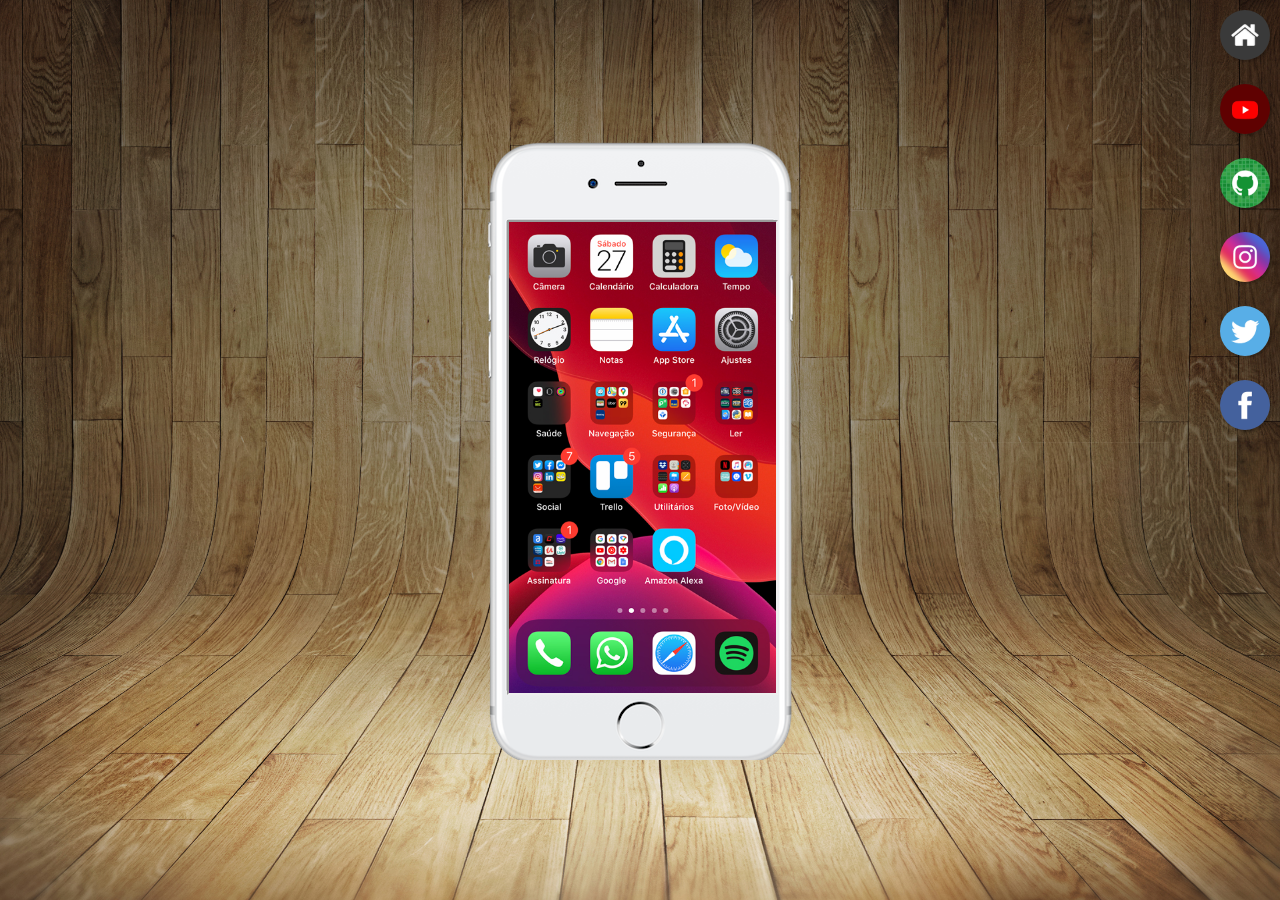
<file: projeto-social/index.html>
<!DOCTYPE html>
<html lang="pt-br">
<head>
    <meta charset="UTF-8">
    <meta name="viewport" content="width=device-width, initial-scale=1.0">
    <link rel="shortcut icon" href="favicon.ico" type="image/x-icon">
    <link rel="stylesheet" href="estilo/stylo.css">
    <title>Projeto Redes Sociais</title>
</head>
<body>
    <main>
        <section id="telefone">
            <iframe src="home.html"  name="tela" id="tela" ></iframe>
        </section>

        <section id="redes-sociais">
            <a href="home.html" target="tela"><img src="imagens/logo-home.jpg" alt="home"></a><br>
            <a href="youtube.html" target="tela"><img src="imagens/logo-youtube.jpg" alt="youtube"></a><br>
            <a href="github.html" target="tela"><img src="imagens/logo-github.jpg" alt="github"></a><br>
            <a href="instagran.html" target="tela"><img src="imagens/logo-instagram.jpg" alt="instagran"></a><br>
            <a href="twitter.html" target="tela"><img src="imagens/logo-twitter.jpg" alt="twiter"></a><br>
            <a href="facebook.html" target="tela"><img src="imagens/logo-facebook.jpg" alt="facebook"></a><br>
        </section>
    </main>
</body>
</html>
</file>
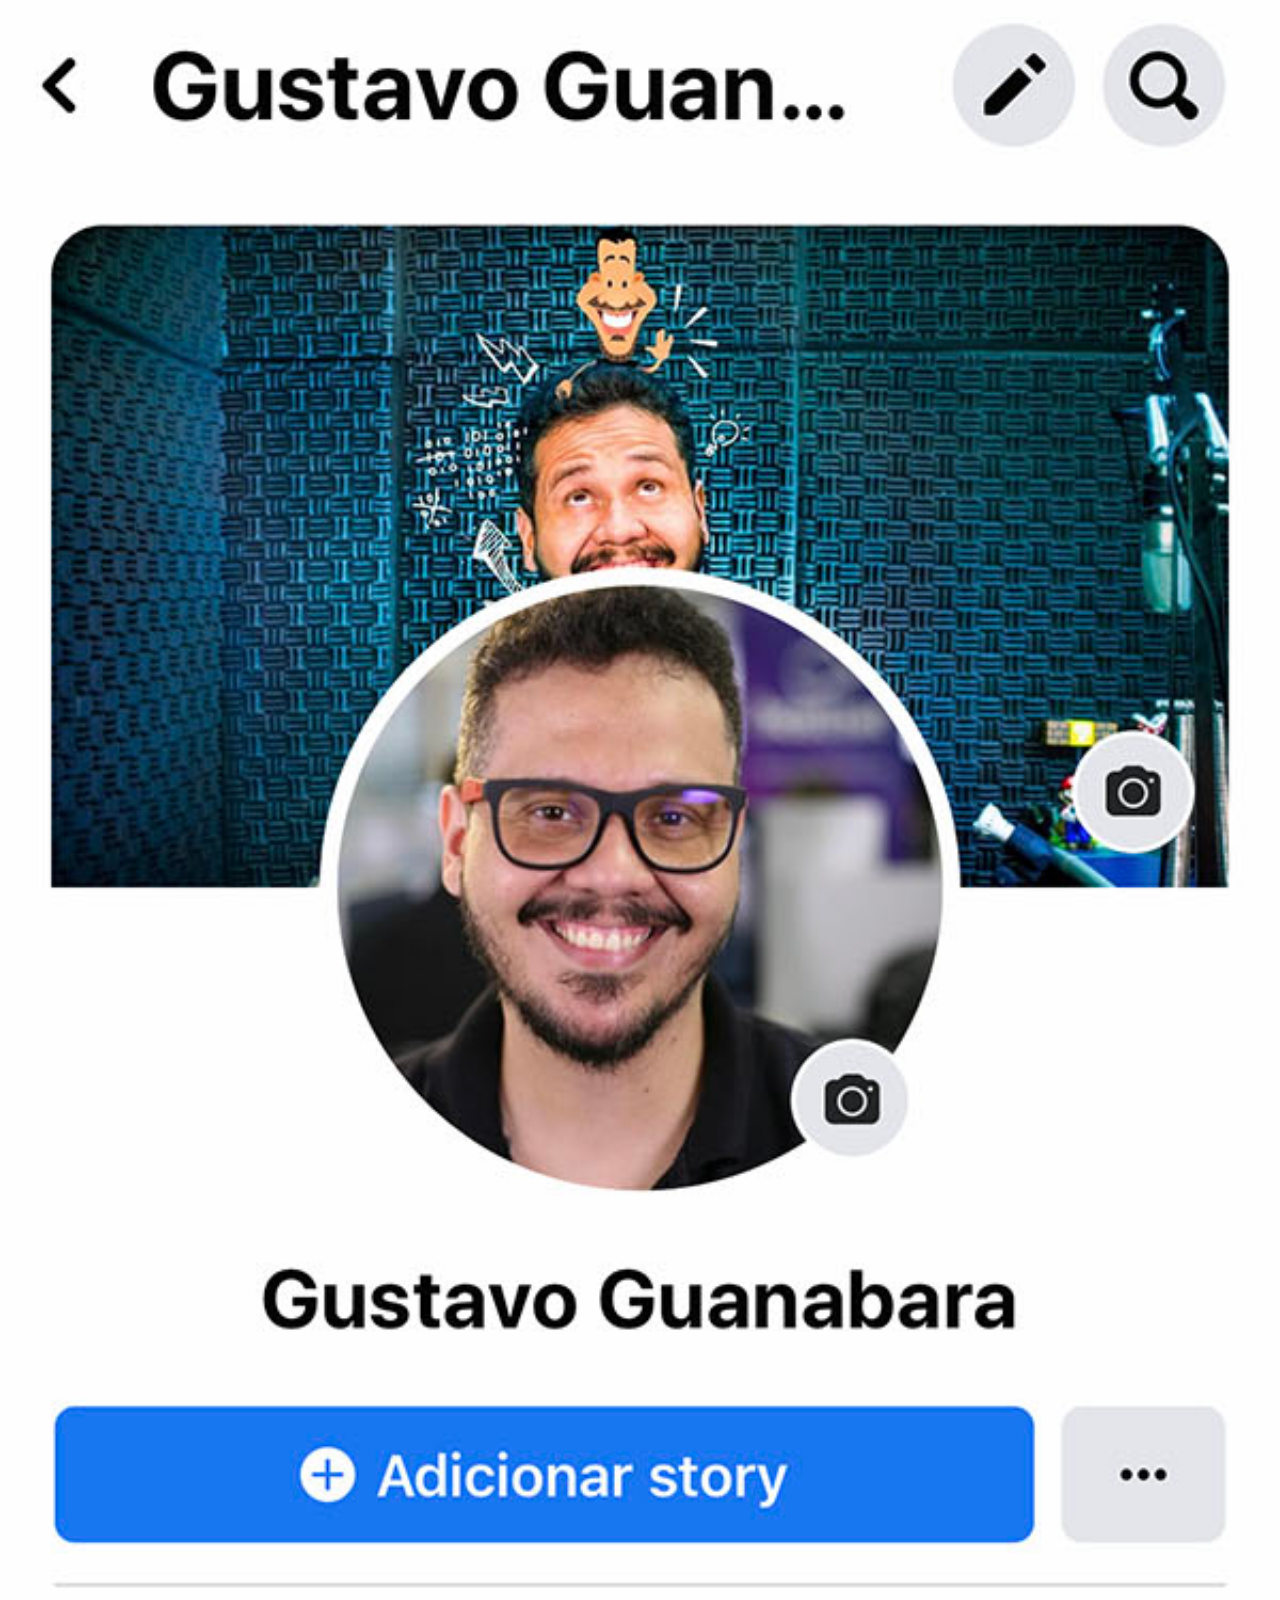
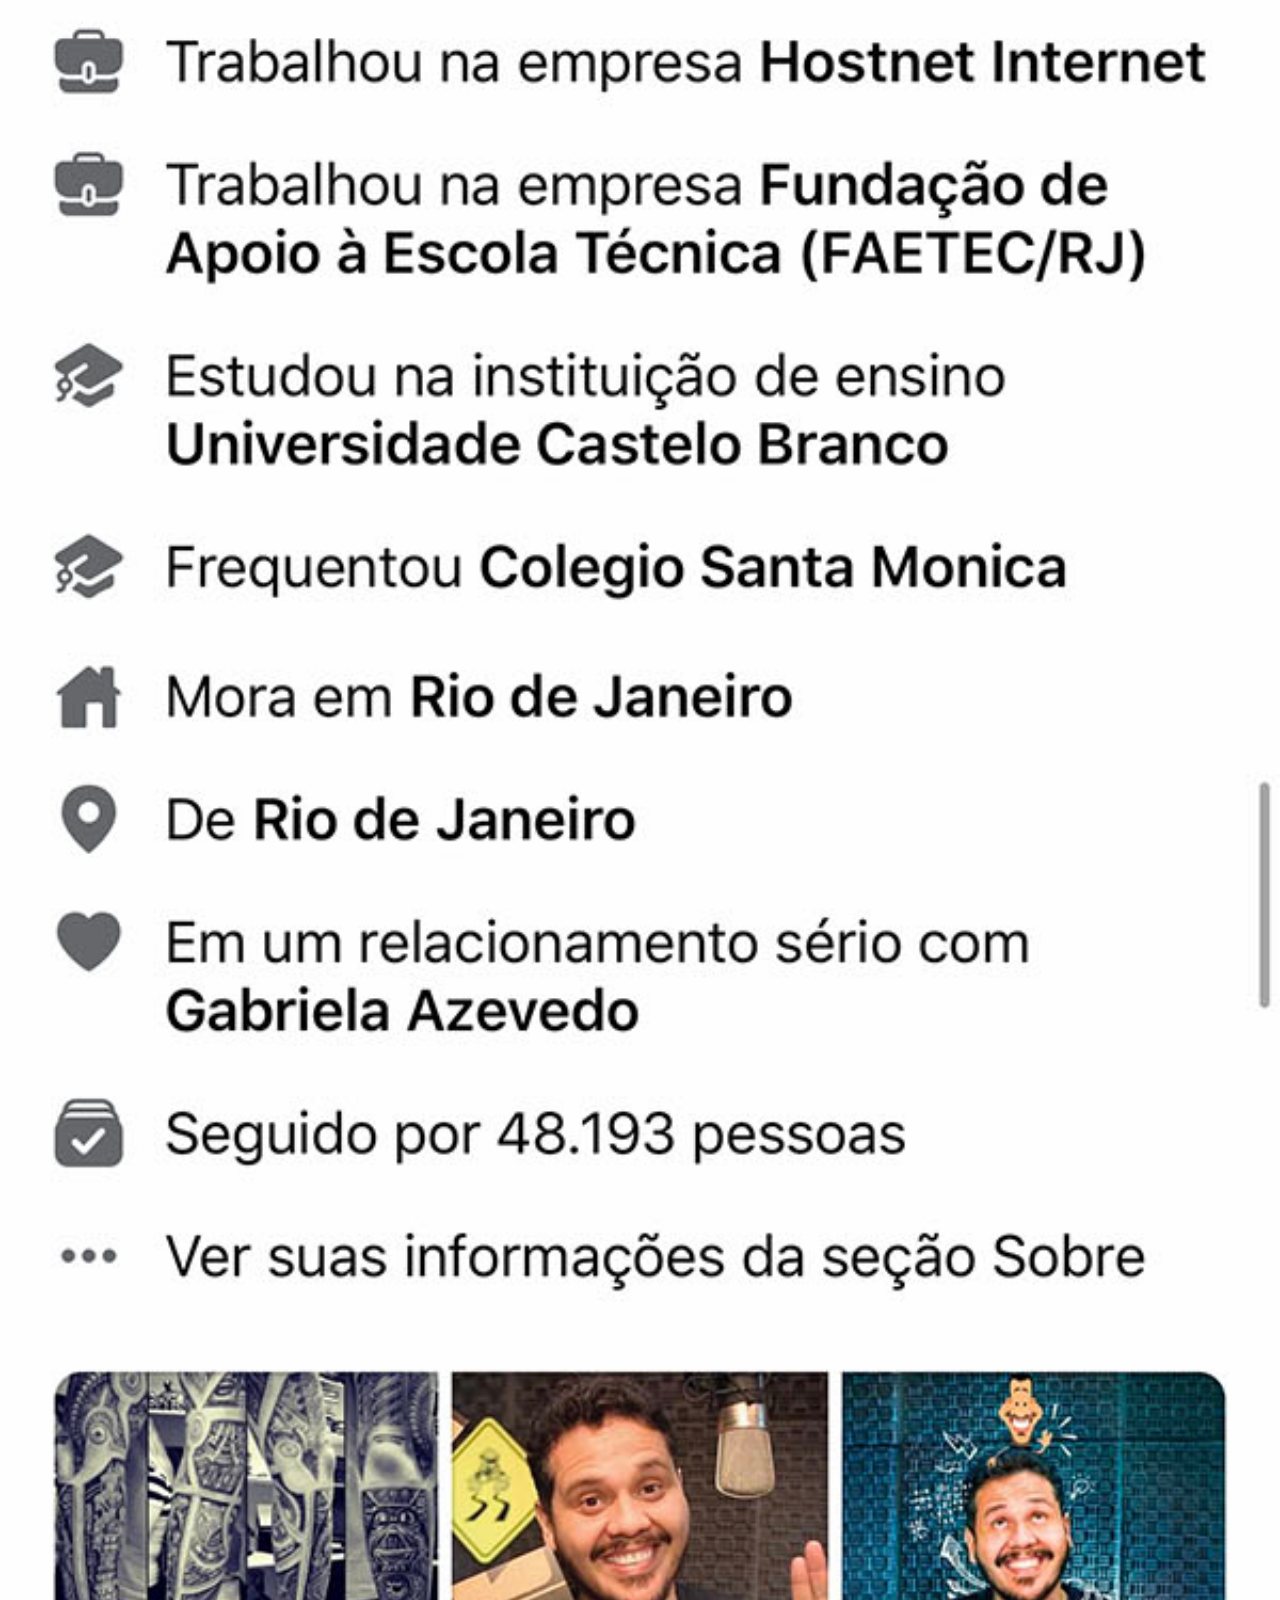
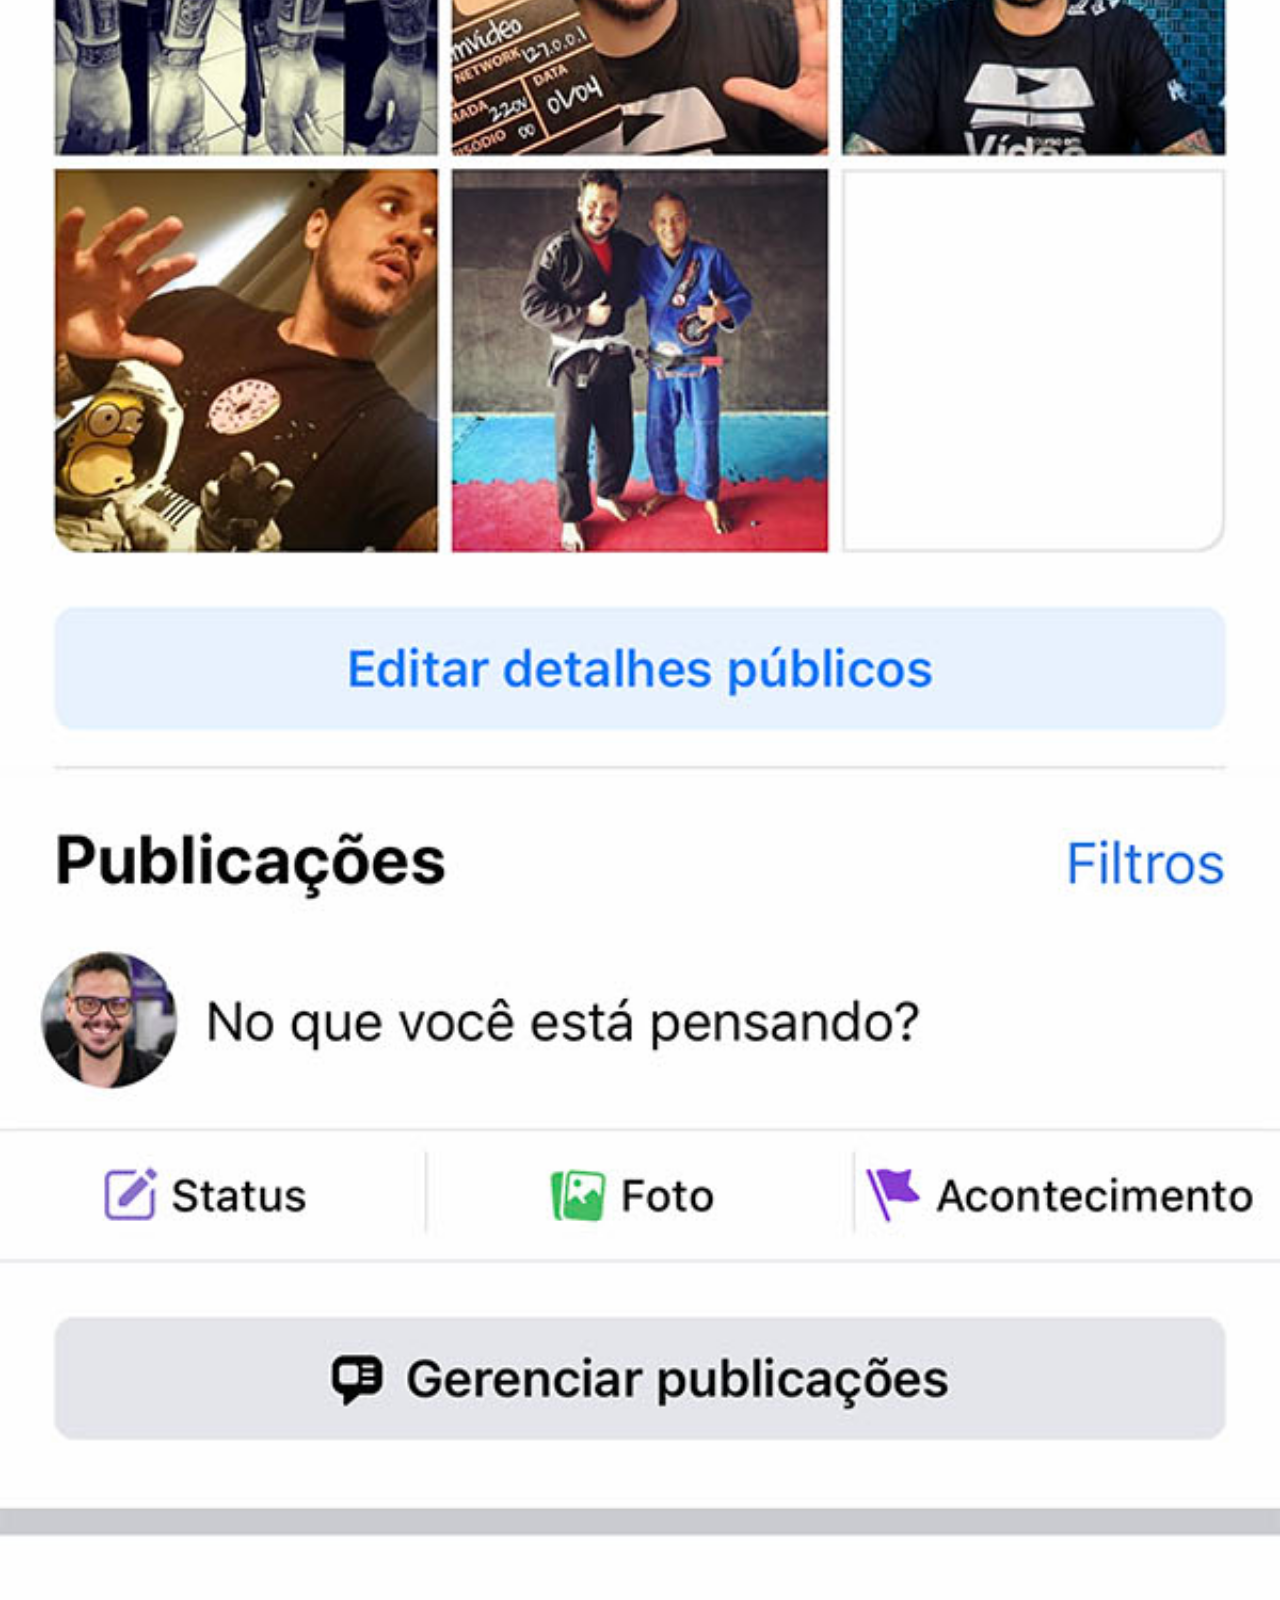
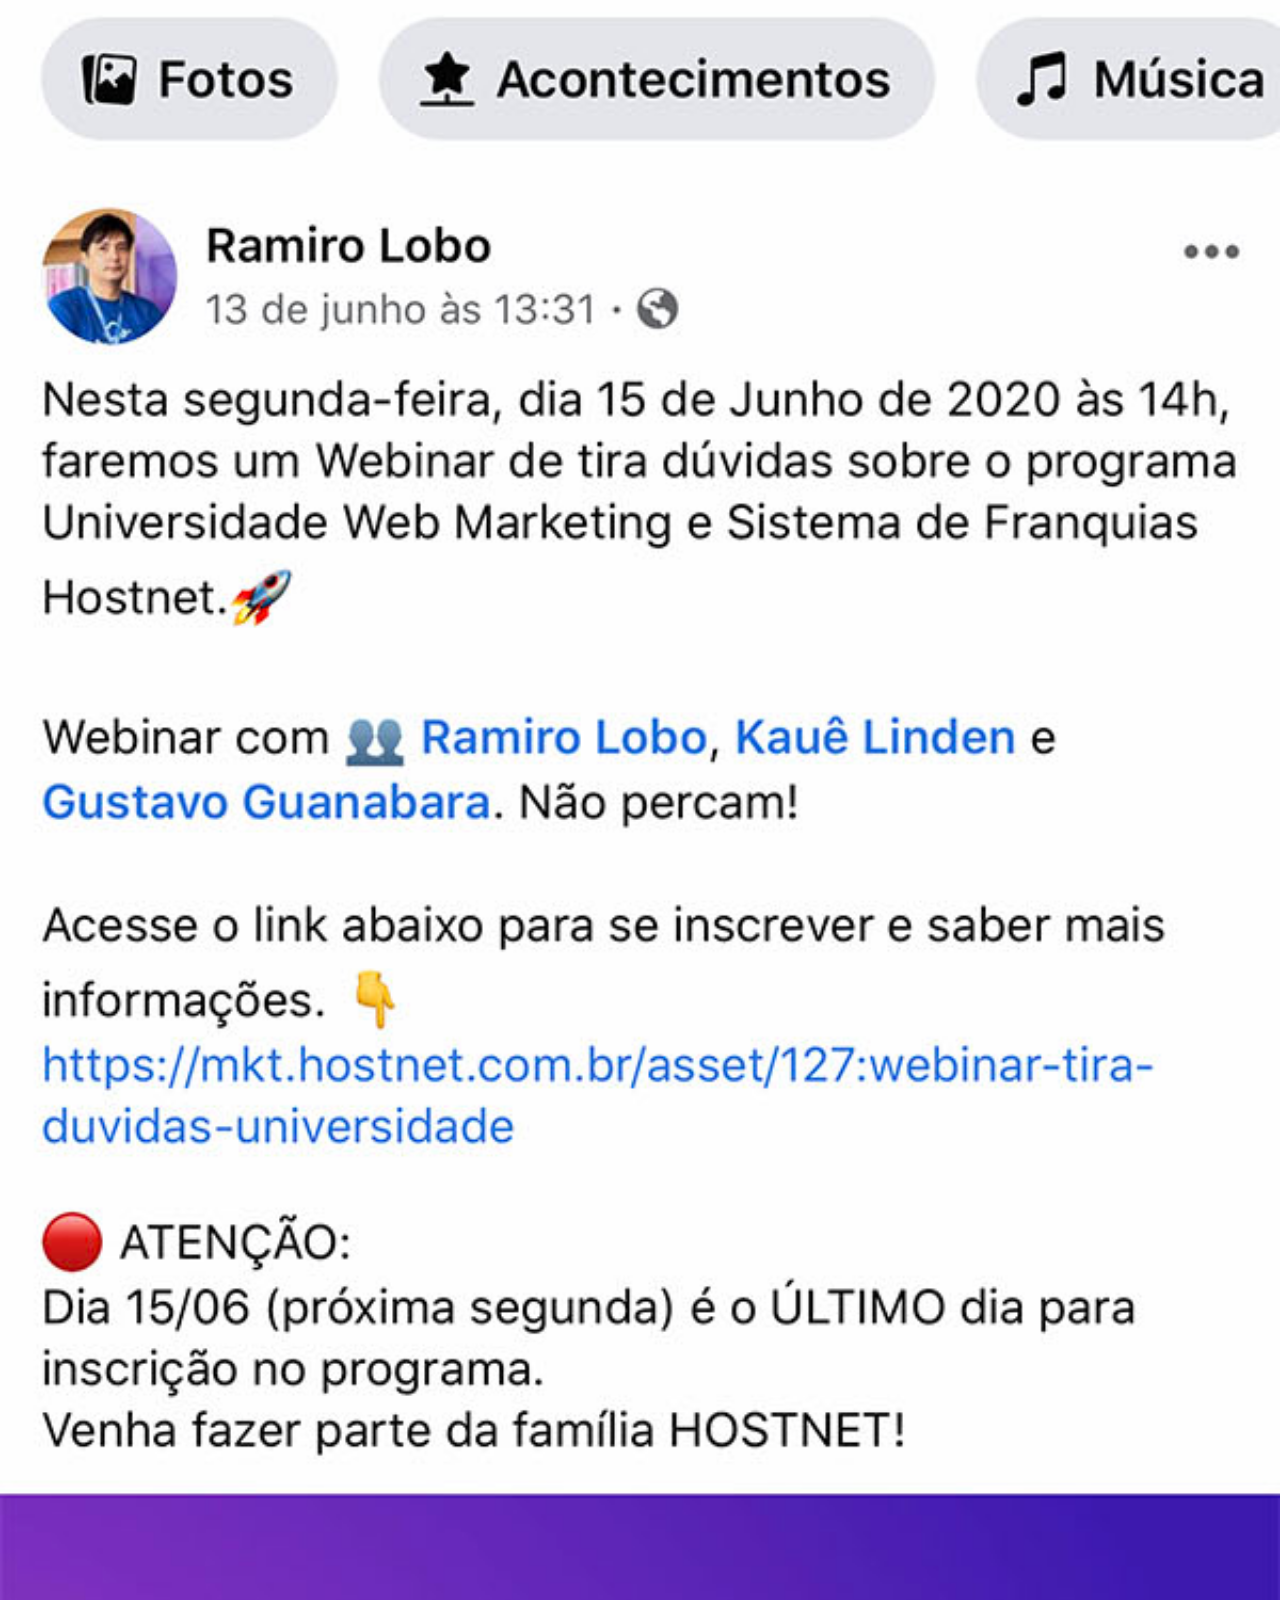
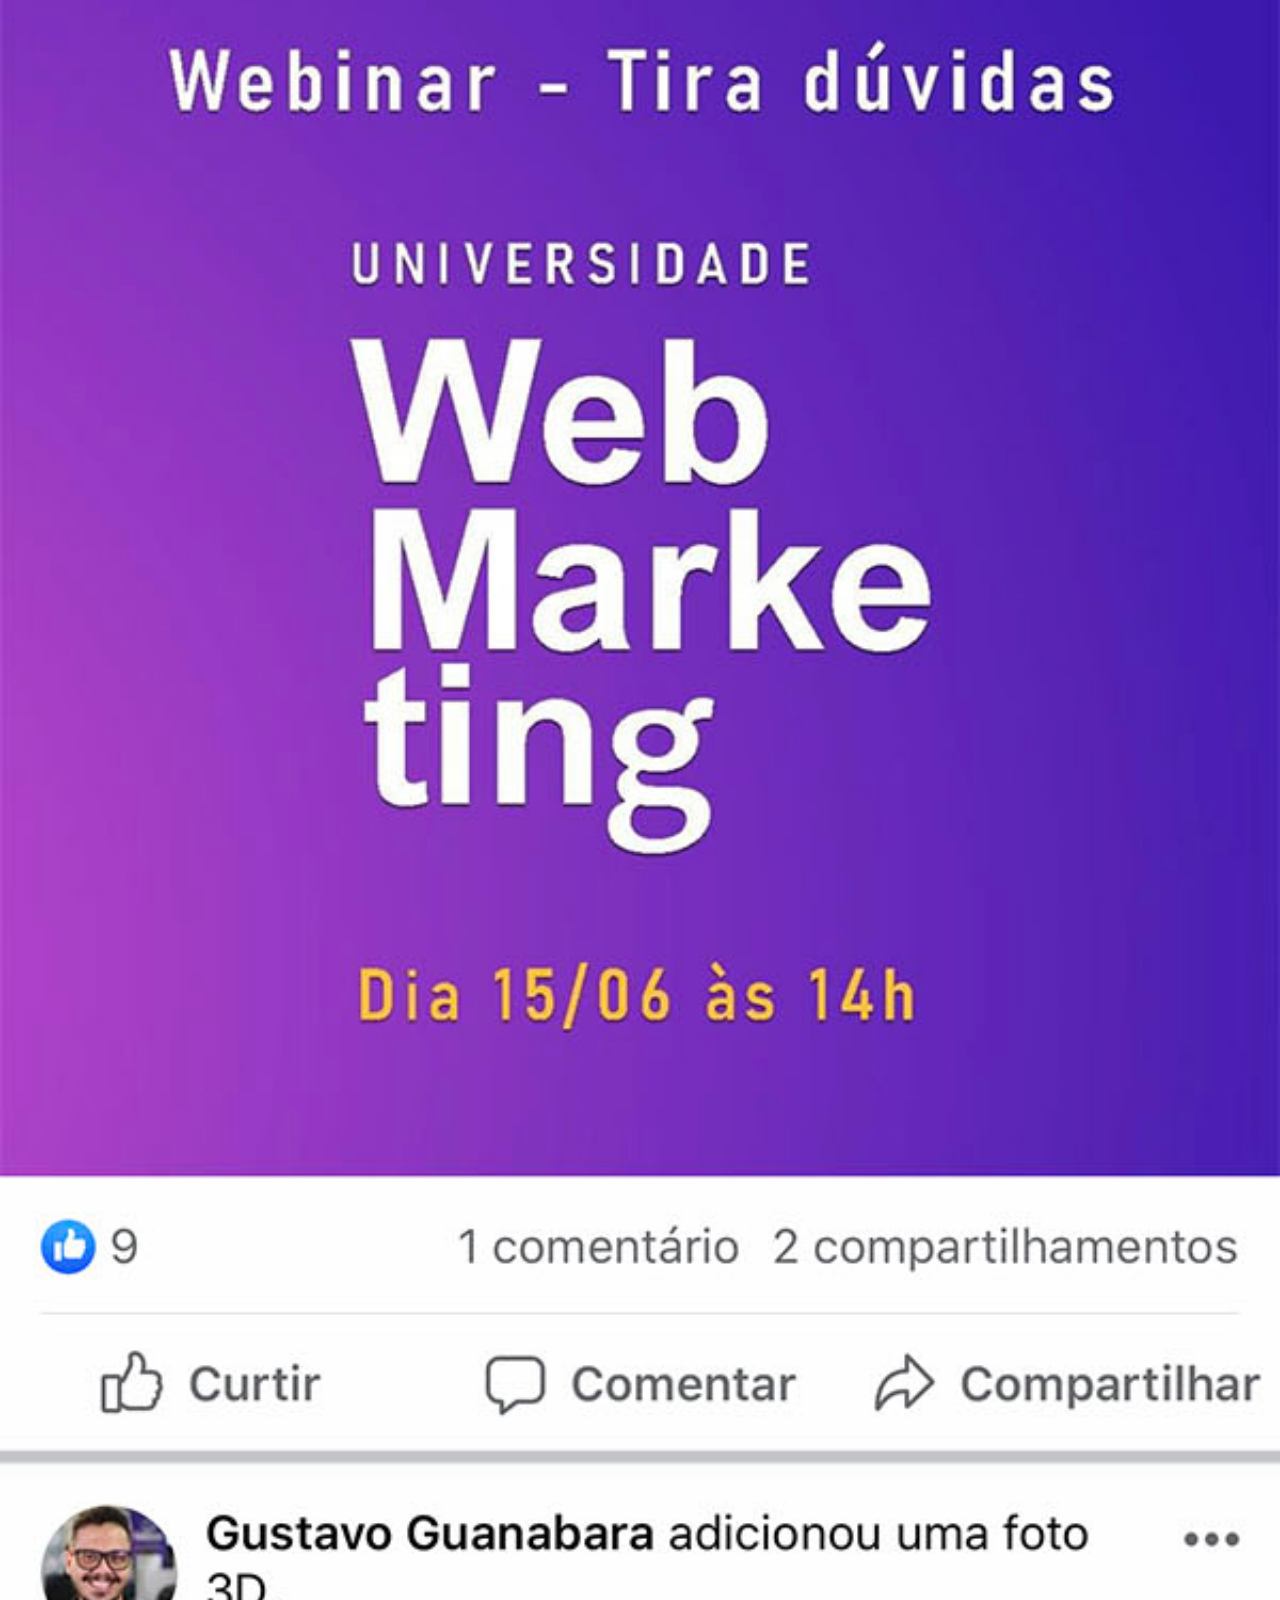
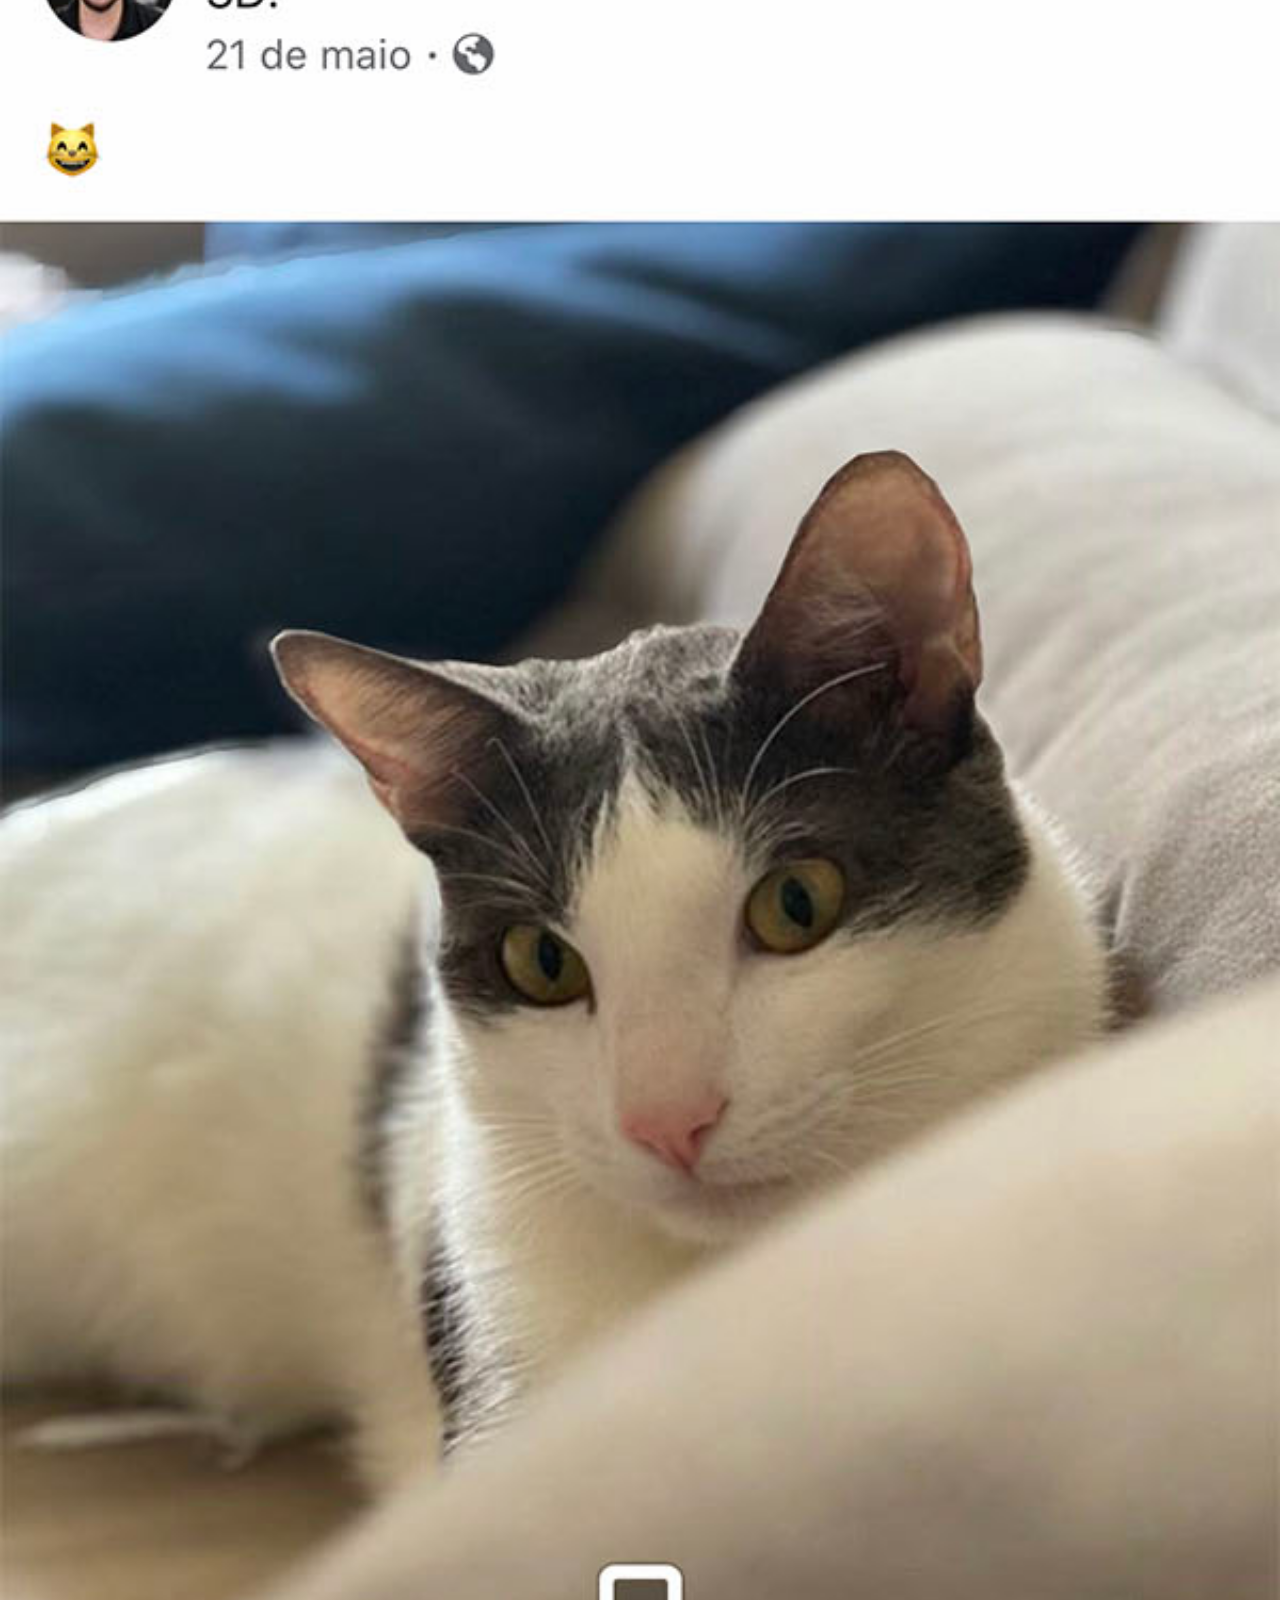
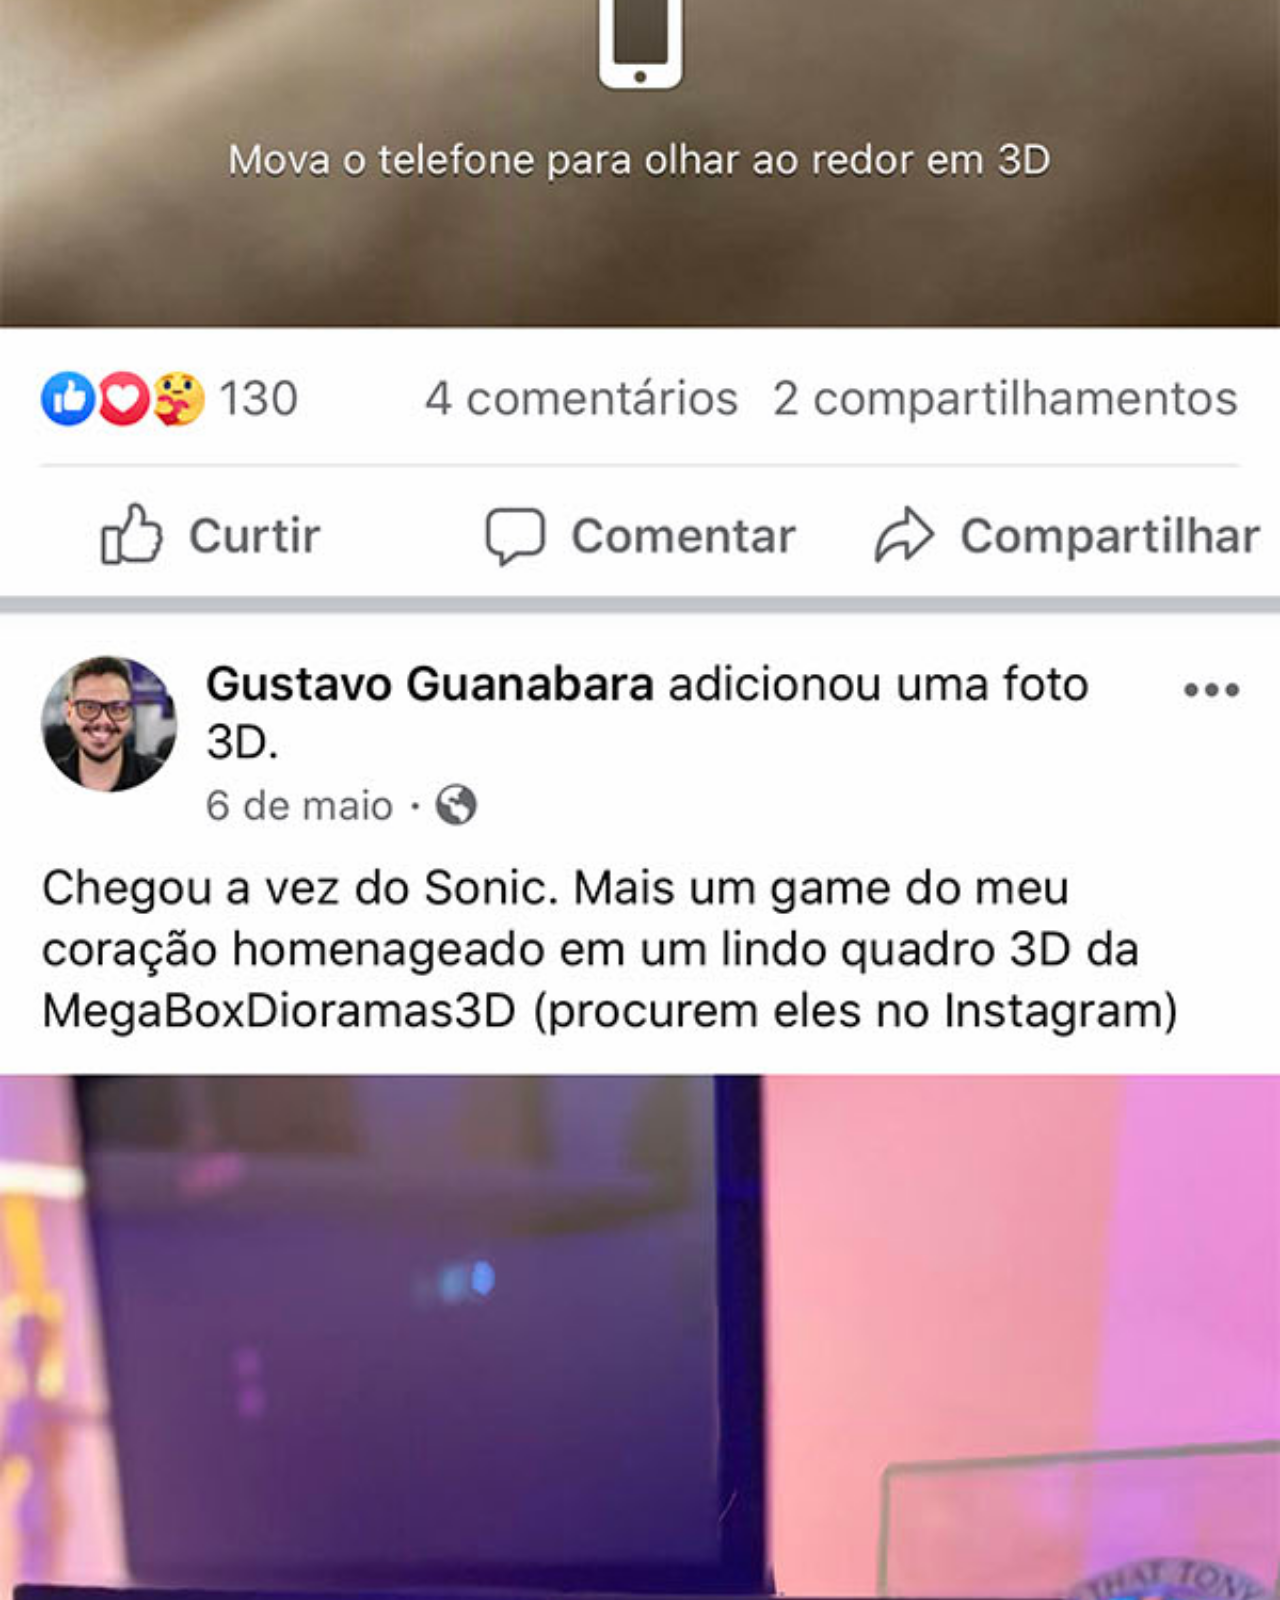
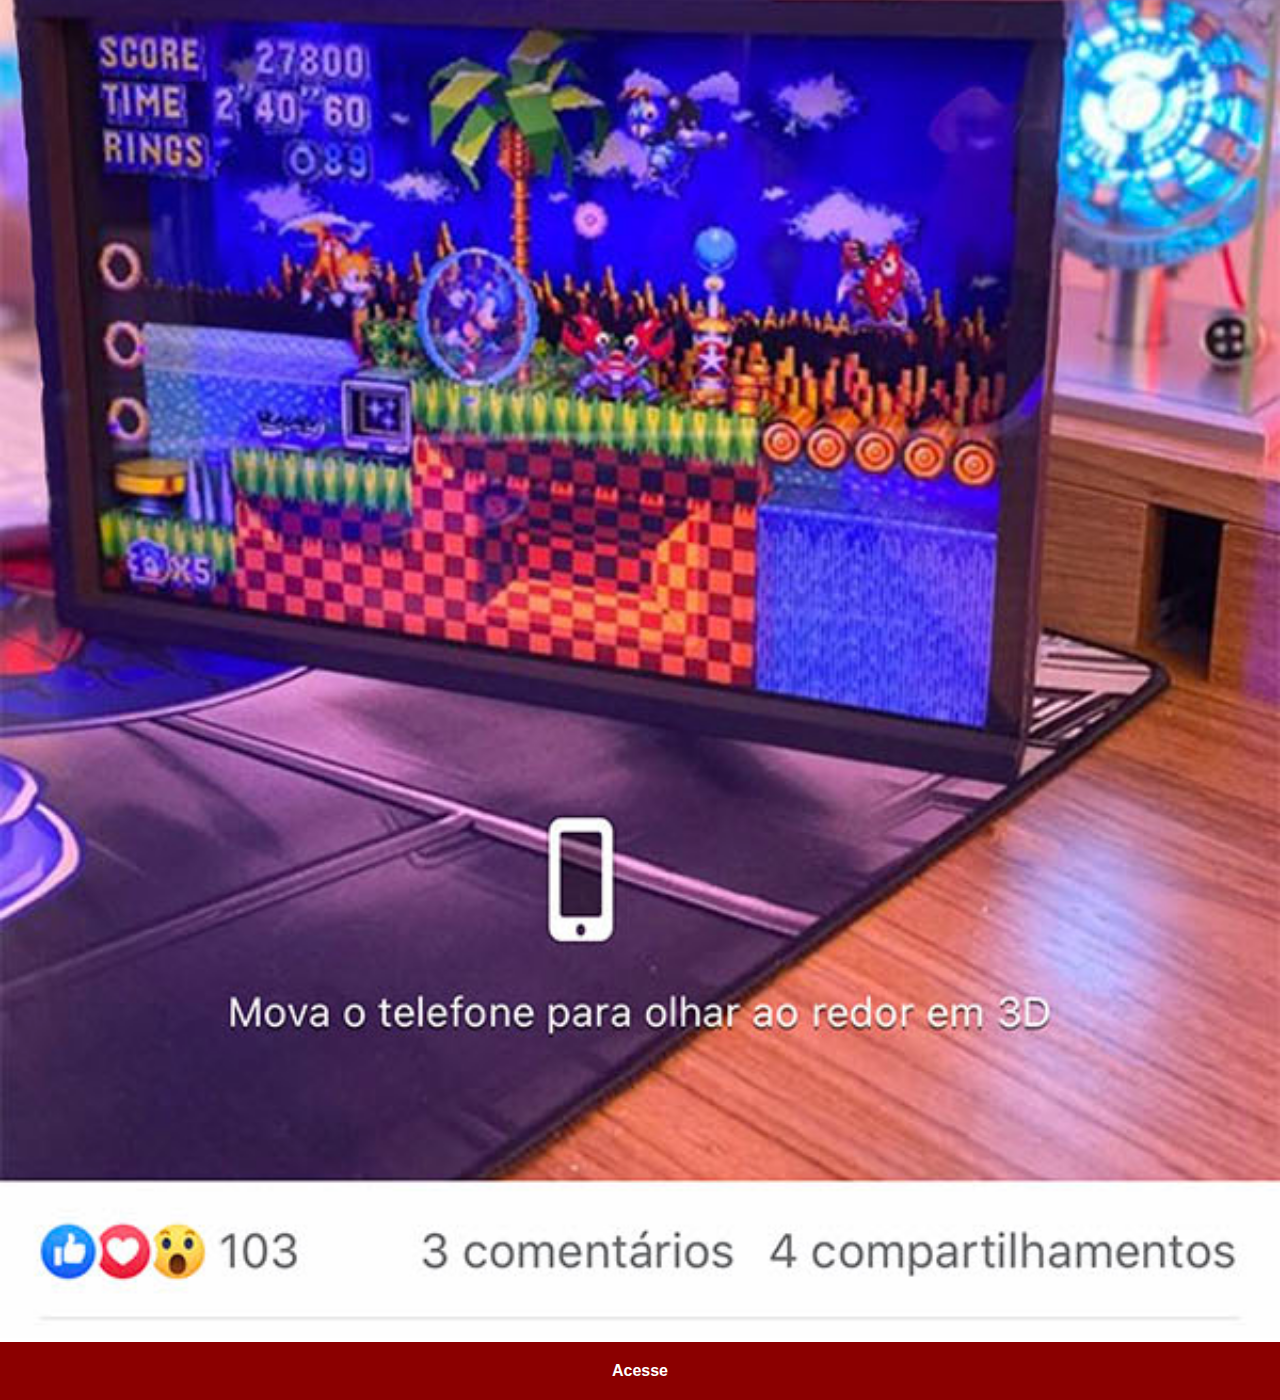
<file: projeto-social/facebook.html>
<!DOCTYPE html>
<html lang="pt-br">
<head>
    <meta charset="UTF-8">
    <meta name="viewport" content="width=device-width, initial-scale=1.0">
    <title>facebook</title>
    <link rel="stylesheet" href="estilo/social.css">
</head>
<body>
    <img src="imagens/tela-facebook.jpg" alt="facebook">
    <a href="https://www.facebook.com/josuel.brito.79" target="_blank">Acesse</a>
</body>
</html>
</file>
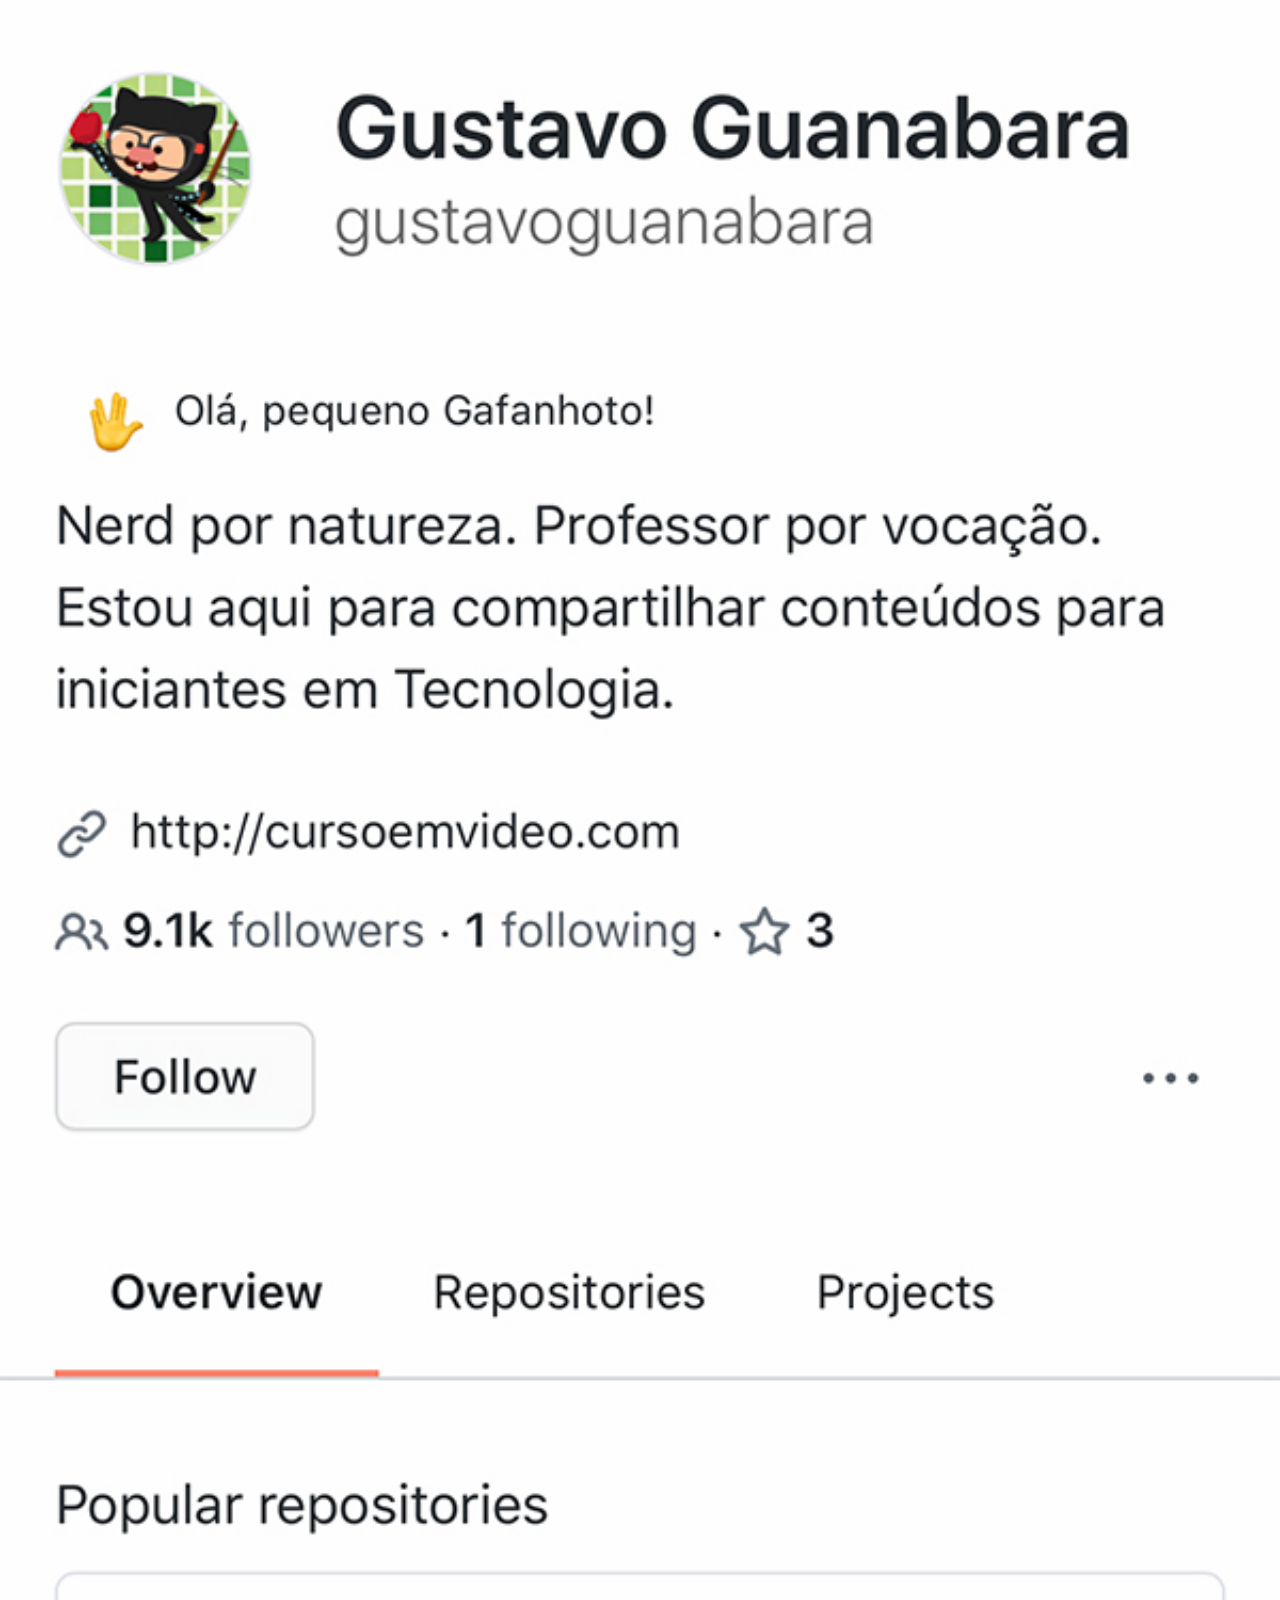
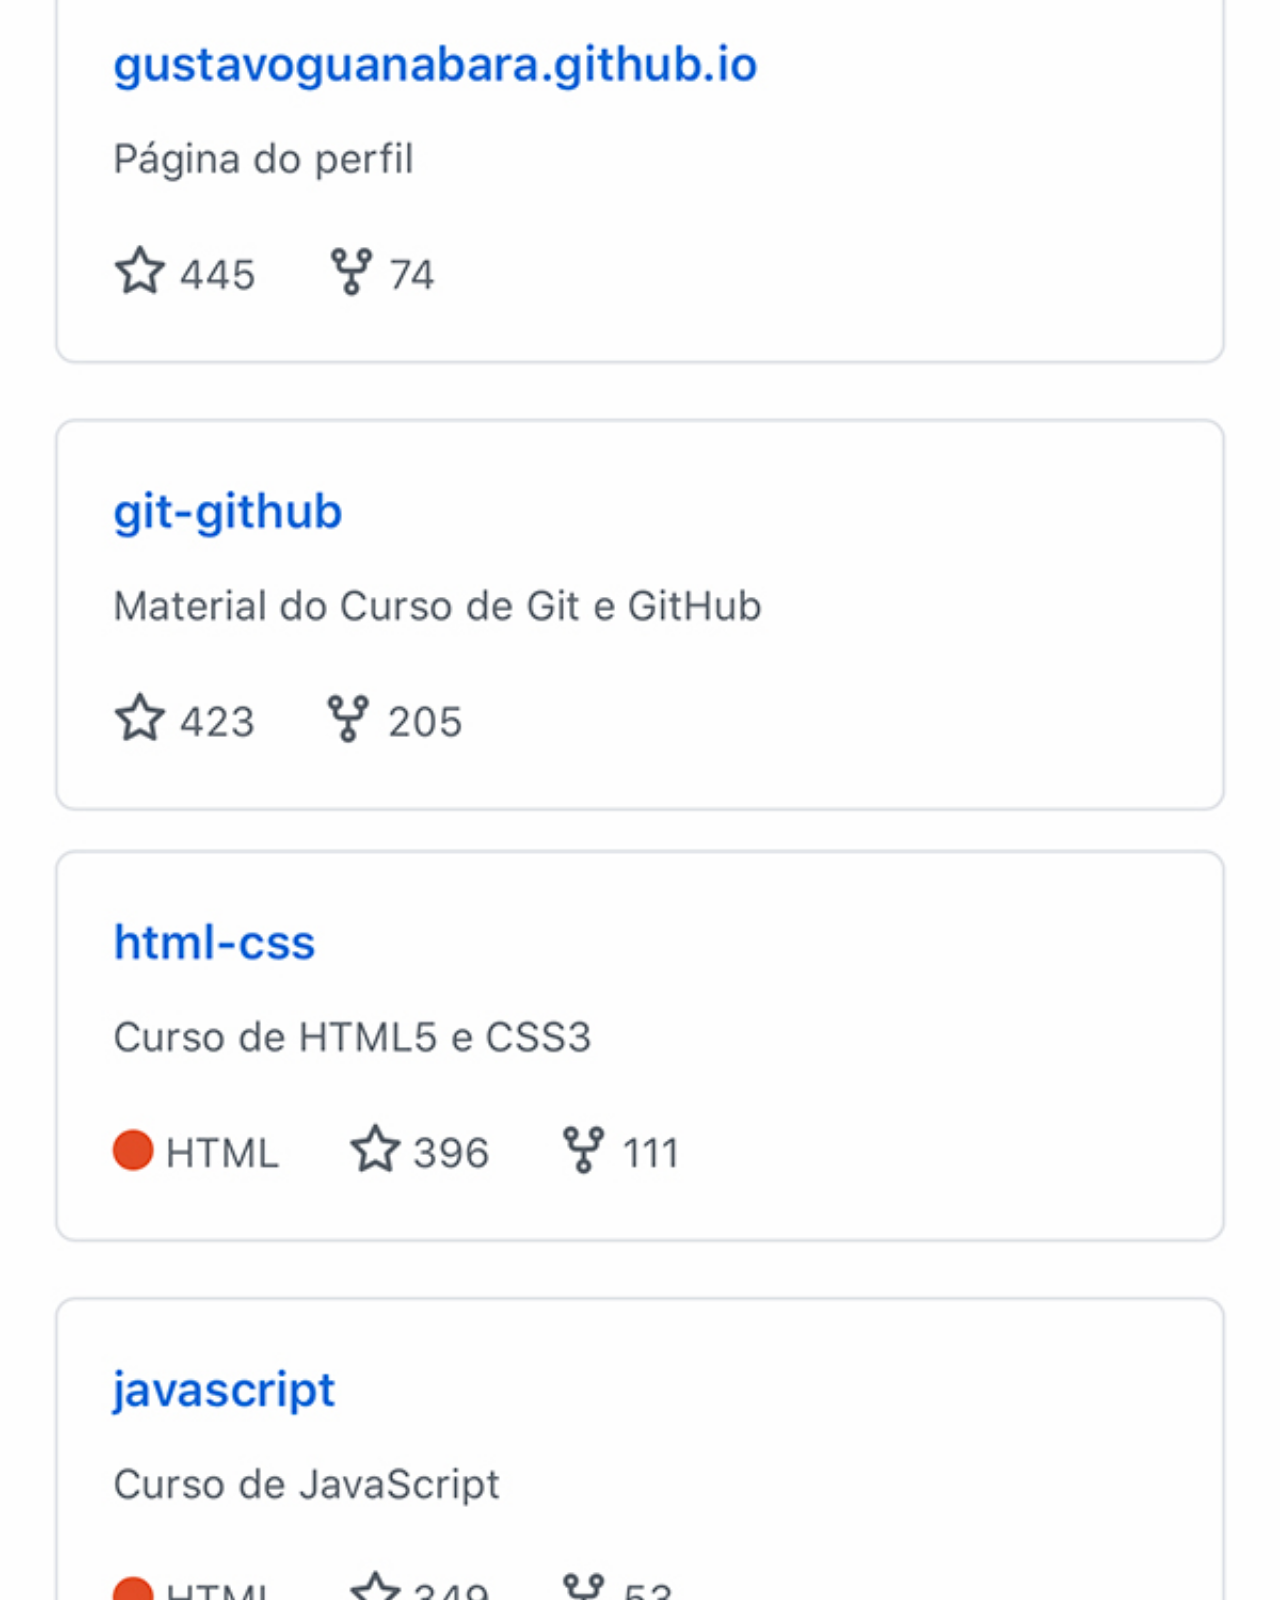
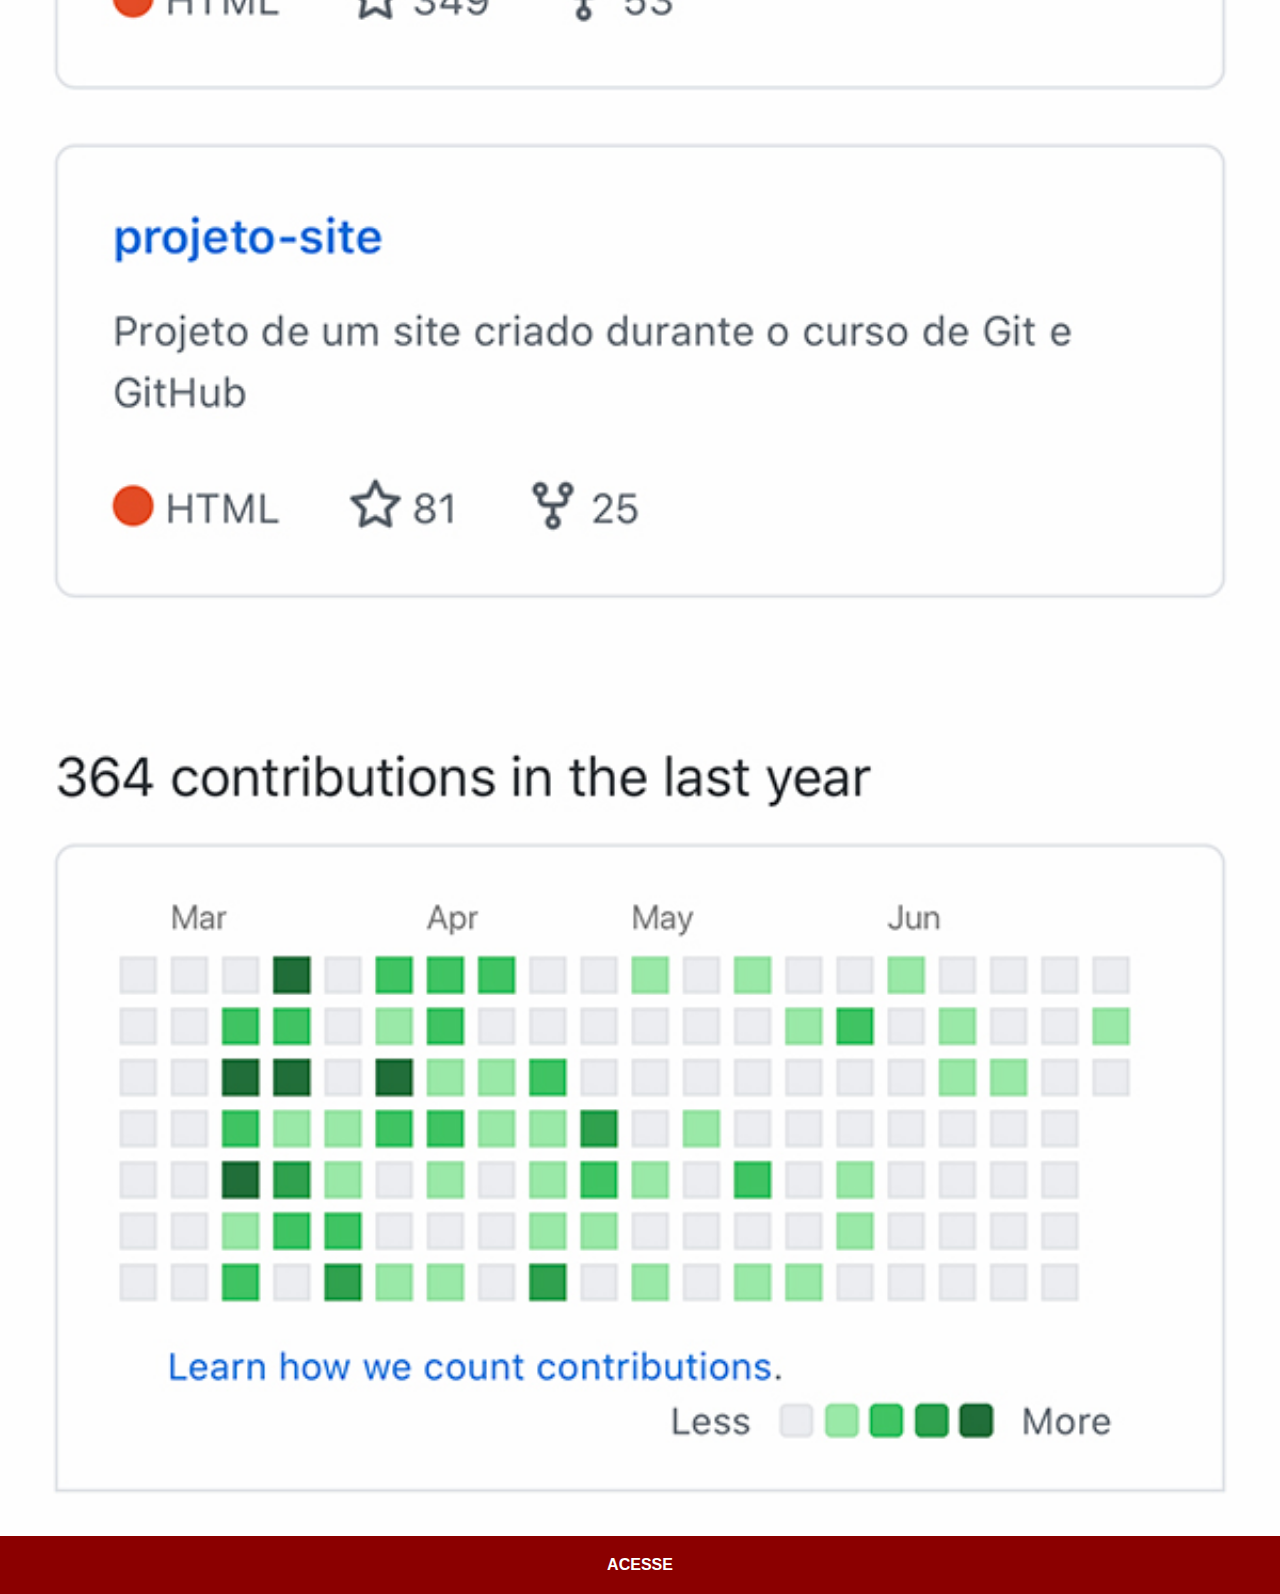
<file: projeto-social/github.html>
<!DOCTYPE html>
<html lang="pt-br">
<head>
    <meta charset="UTF-8">
    <meta name="viewport" content="width=device-width, initial-scale=1.0">
    <title>github</title>
    <link rel="stylesheet" href="estilo/social.css">
</head>
<body>
    <img src="imagens/tela-github.jpg" alt="github">
    <a href="https://github.com/josuelbrito" target="_blank">ACESSE</a>
</body>
</html>
</file>
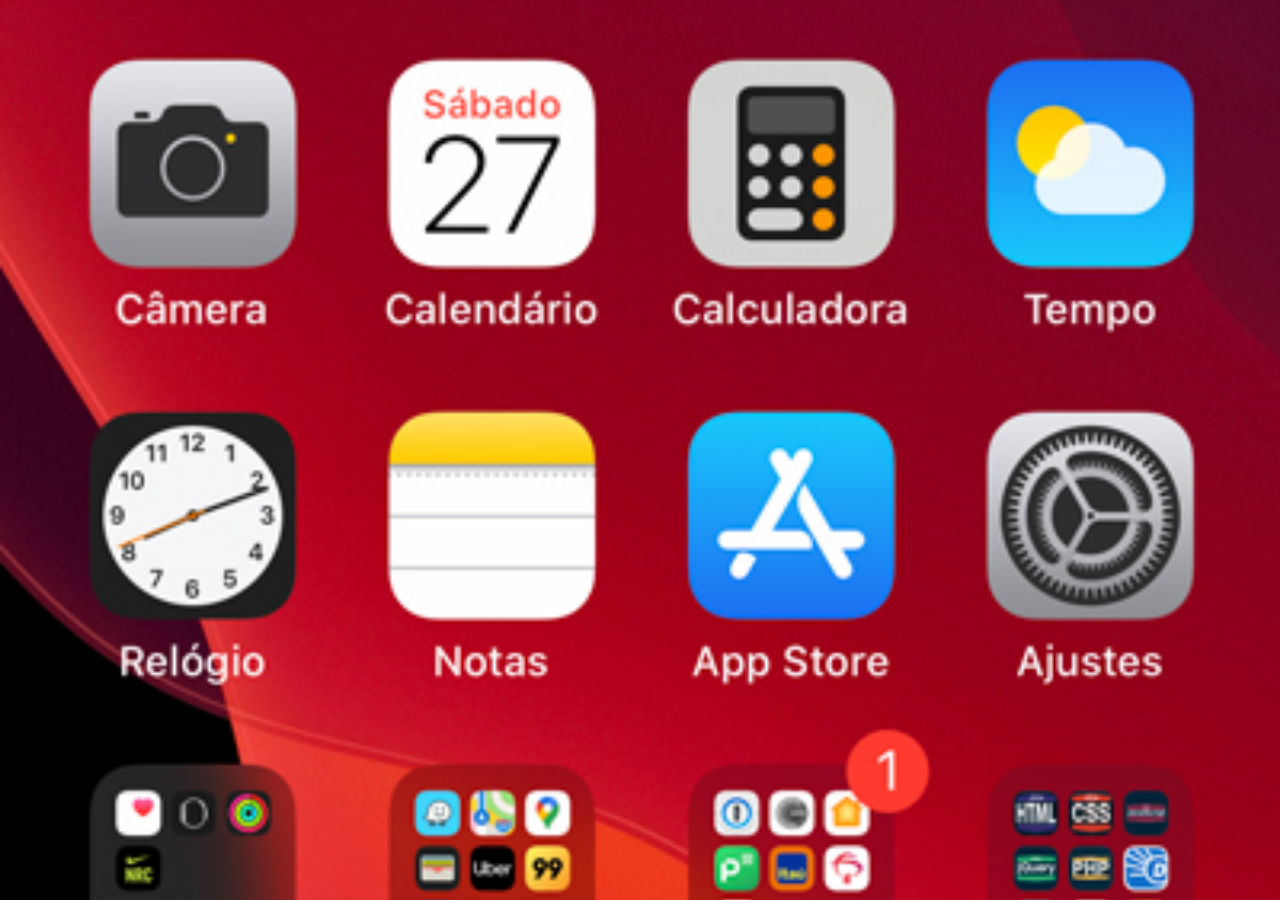
<file: projeto-social/home.html>
<!DOCTYPE html>
<html lang="pt-br">
<head>
    <meta charset="UTF-8">
    <meta name="viewport" content="width=device-width, initial-scale=1.0">
    <title>Home</title>
</head>
<body>
    <style>
       *{margin: 0px; padding: 0px;}
        
        body{
            width: 100vp;
            width: 100vh;
            background: black url('imagens/tela-home.jpg') no-repeat top center;
            background-size: cover;
        }

    </style>
</body>
</html>
</file>
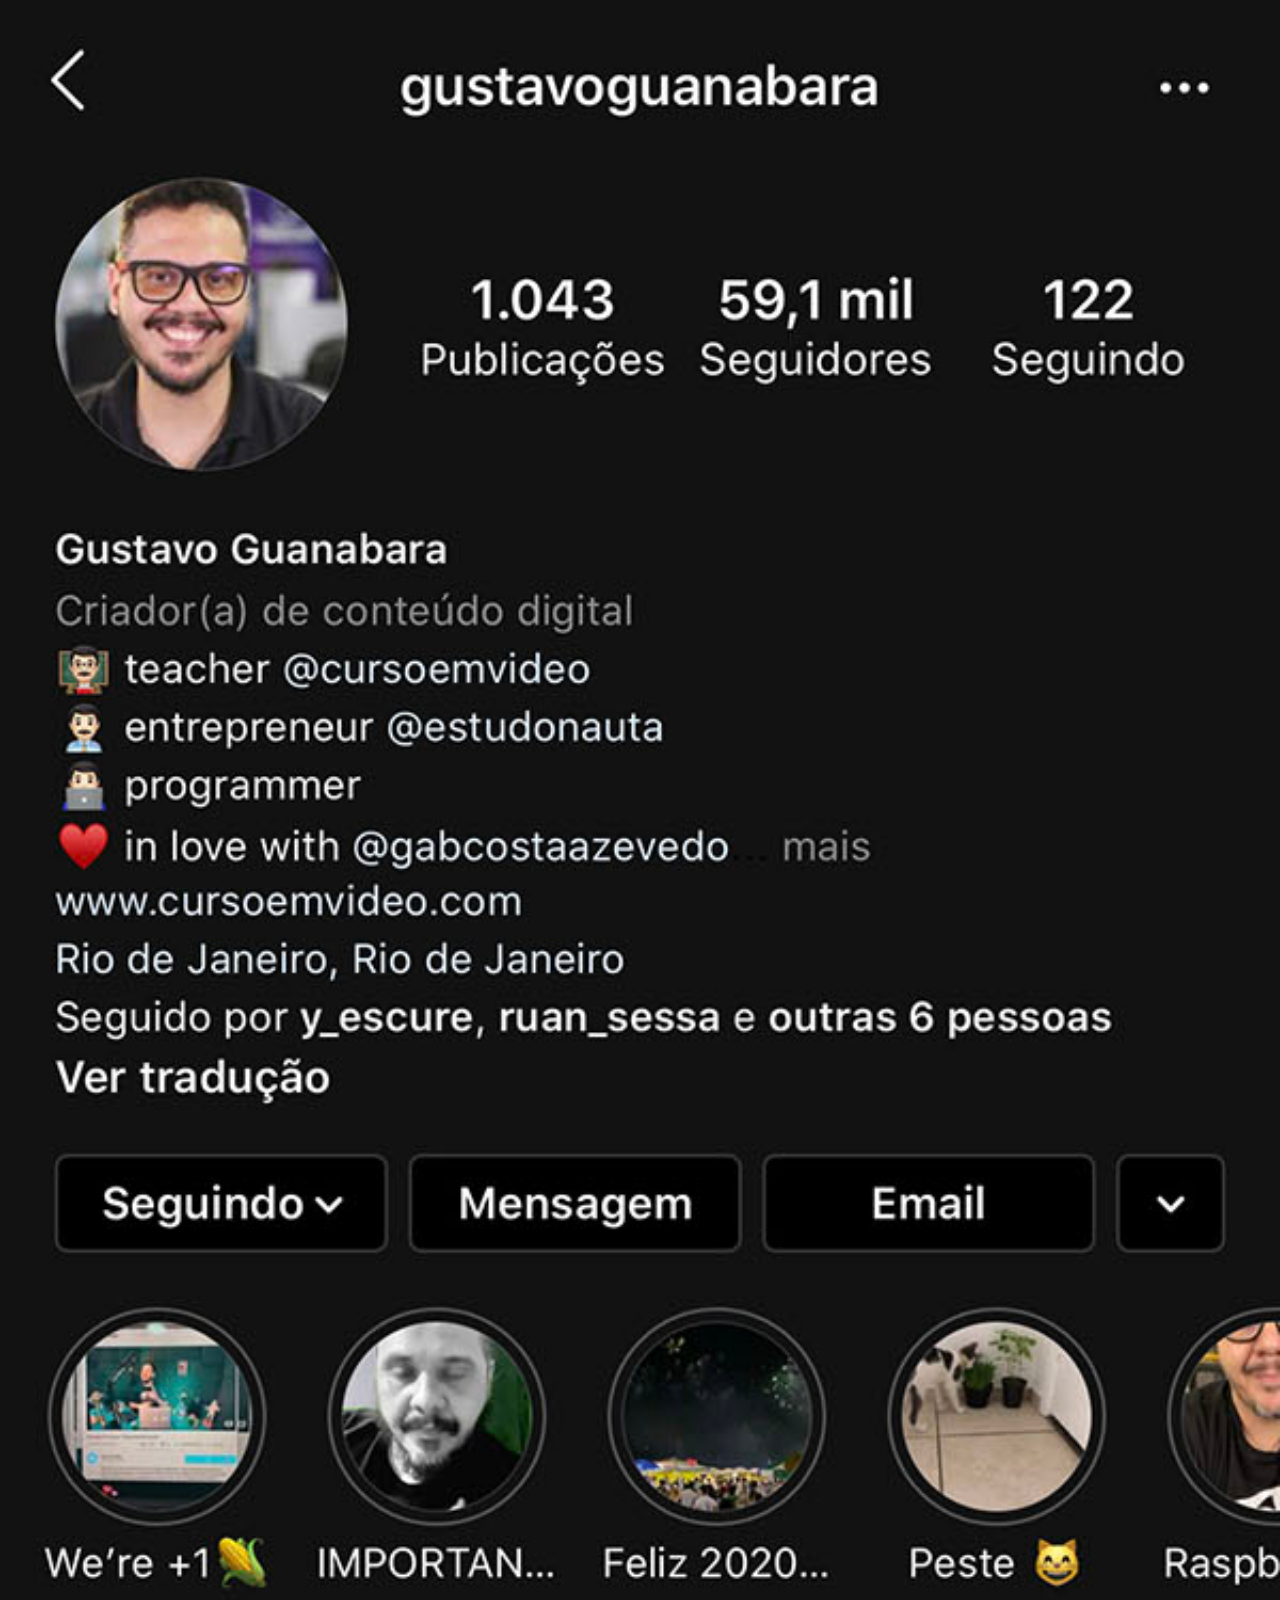
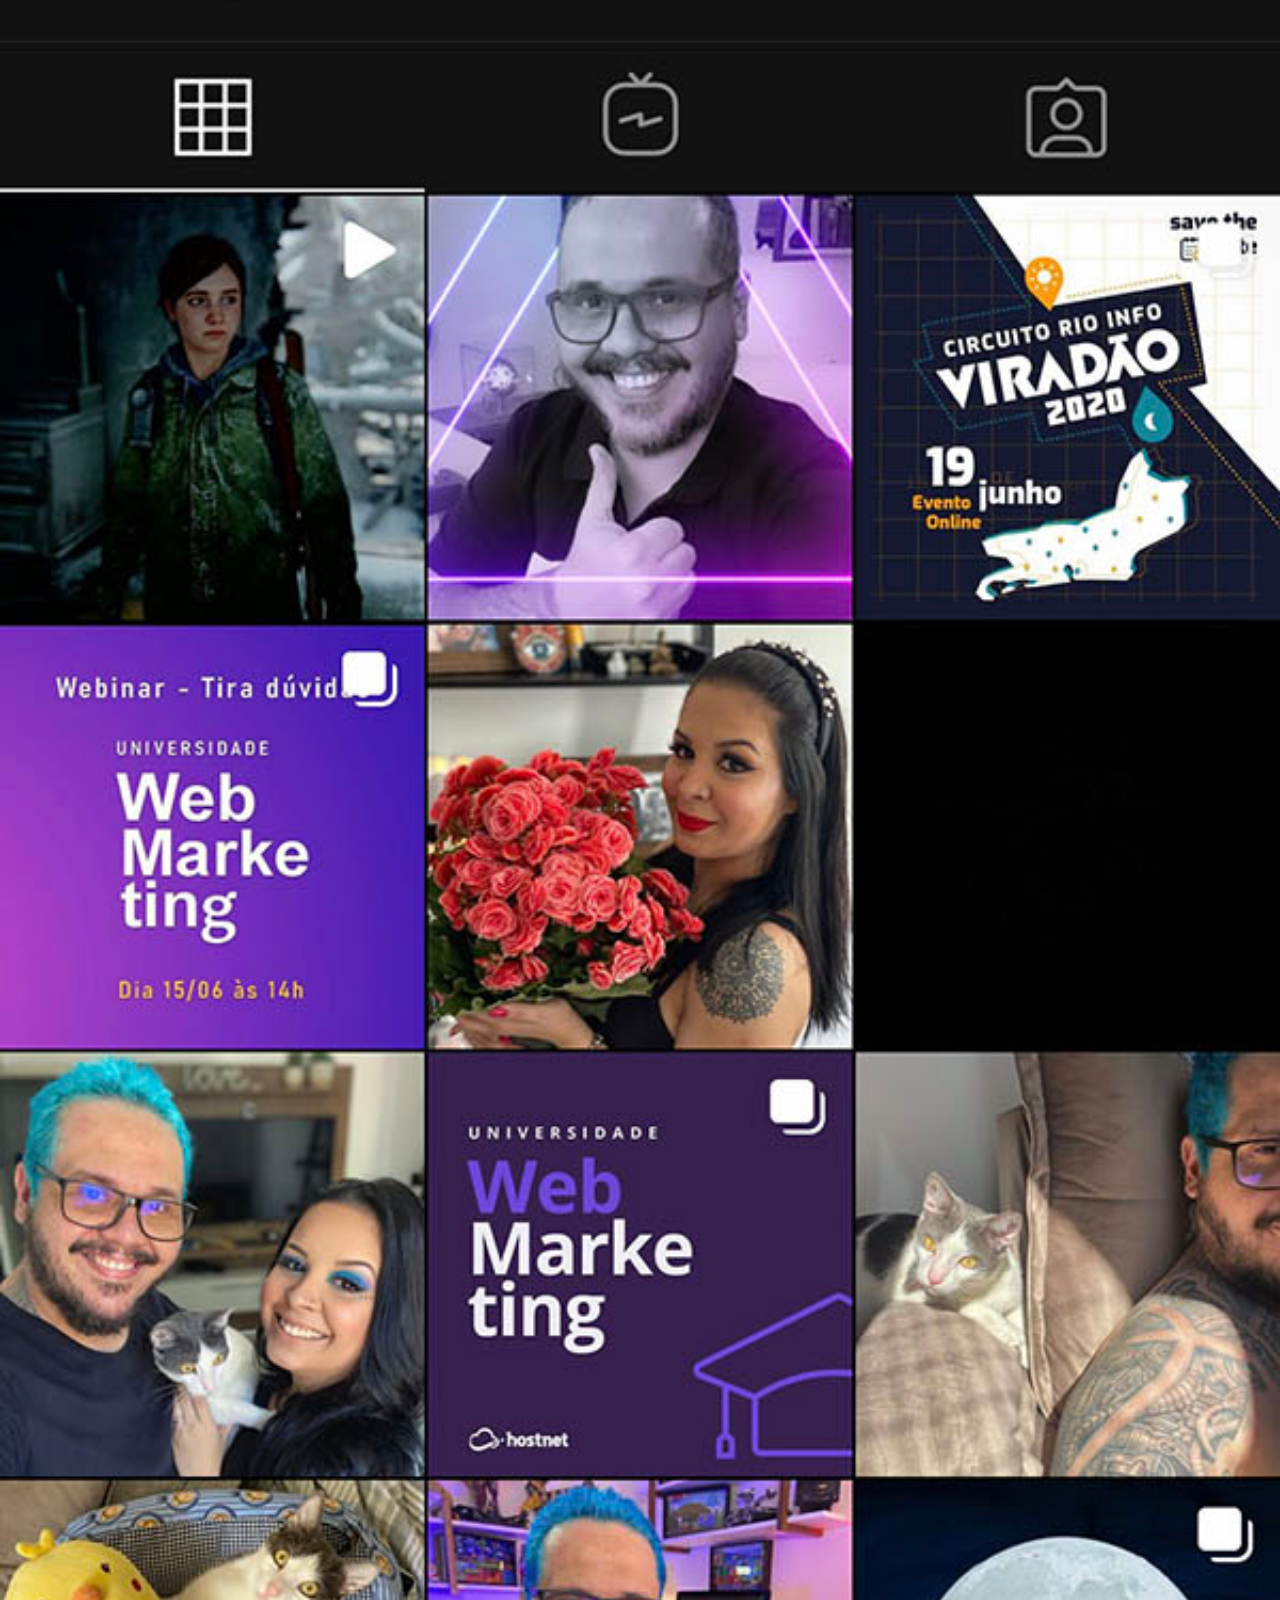
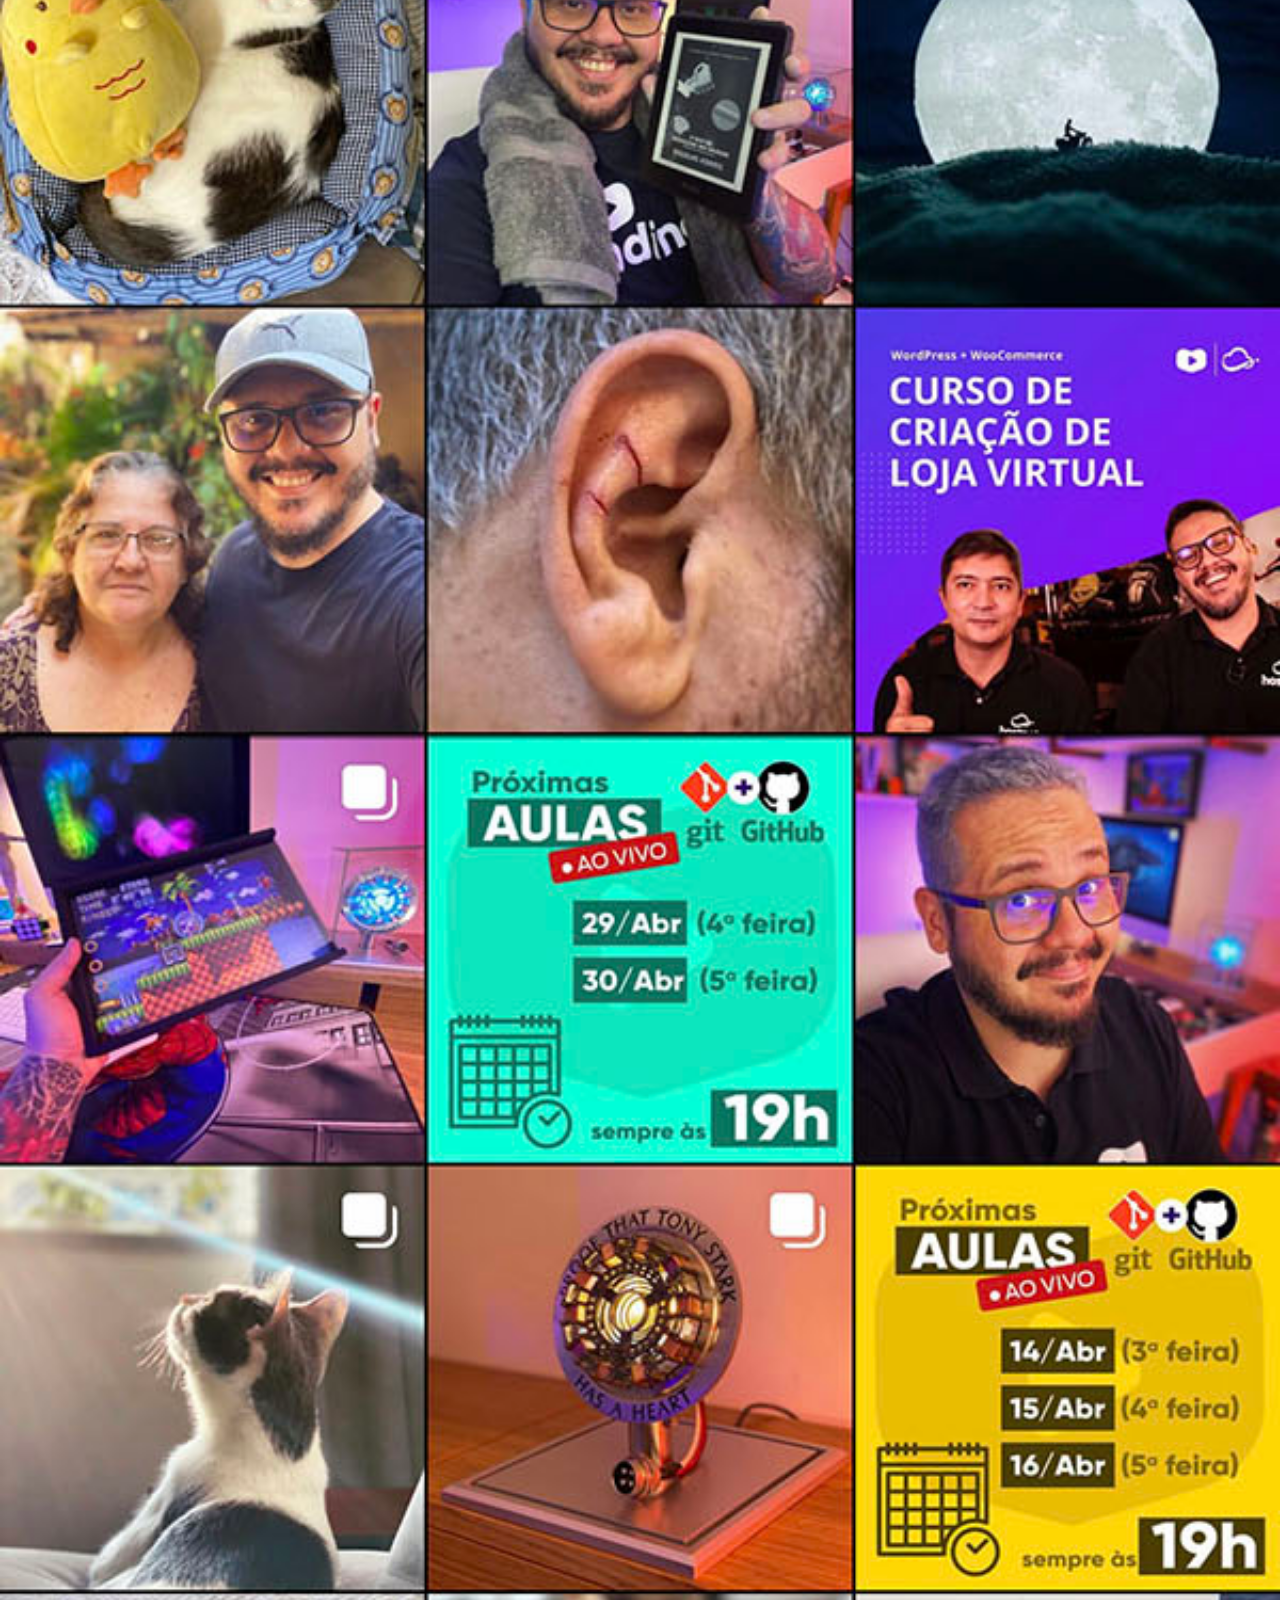
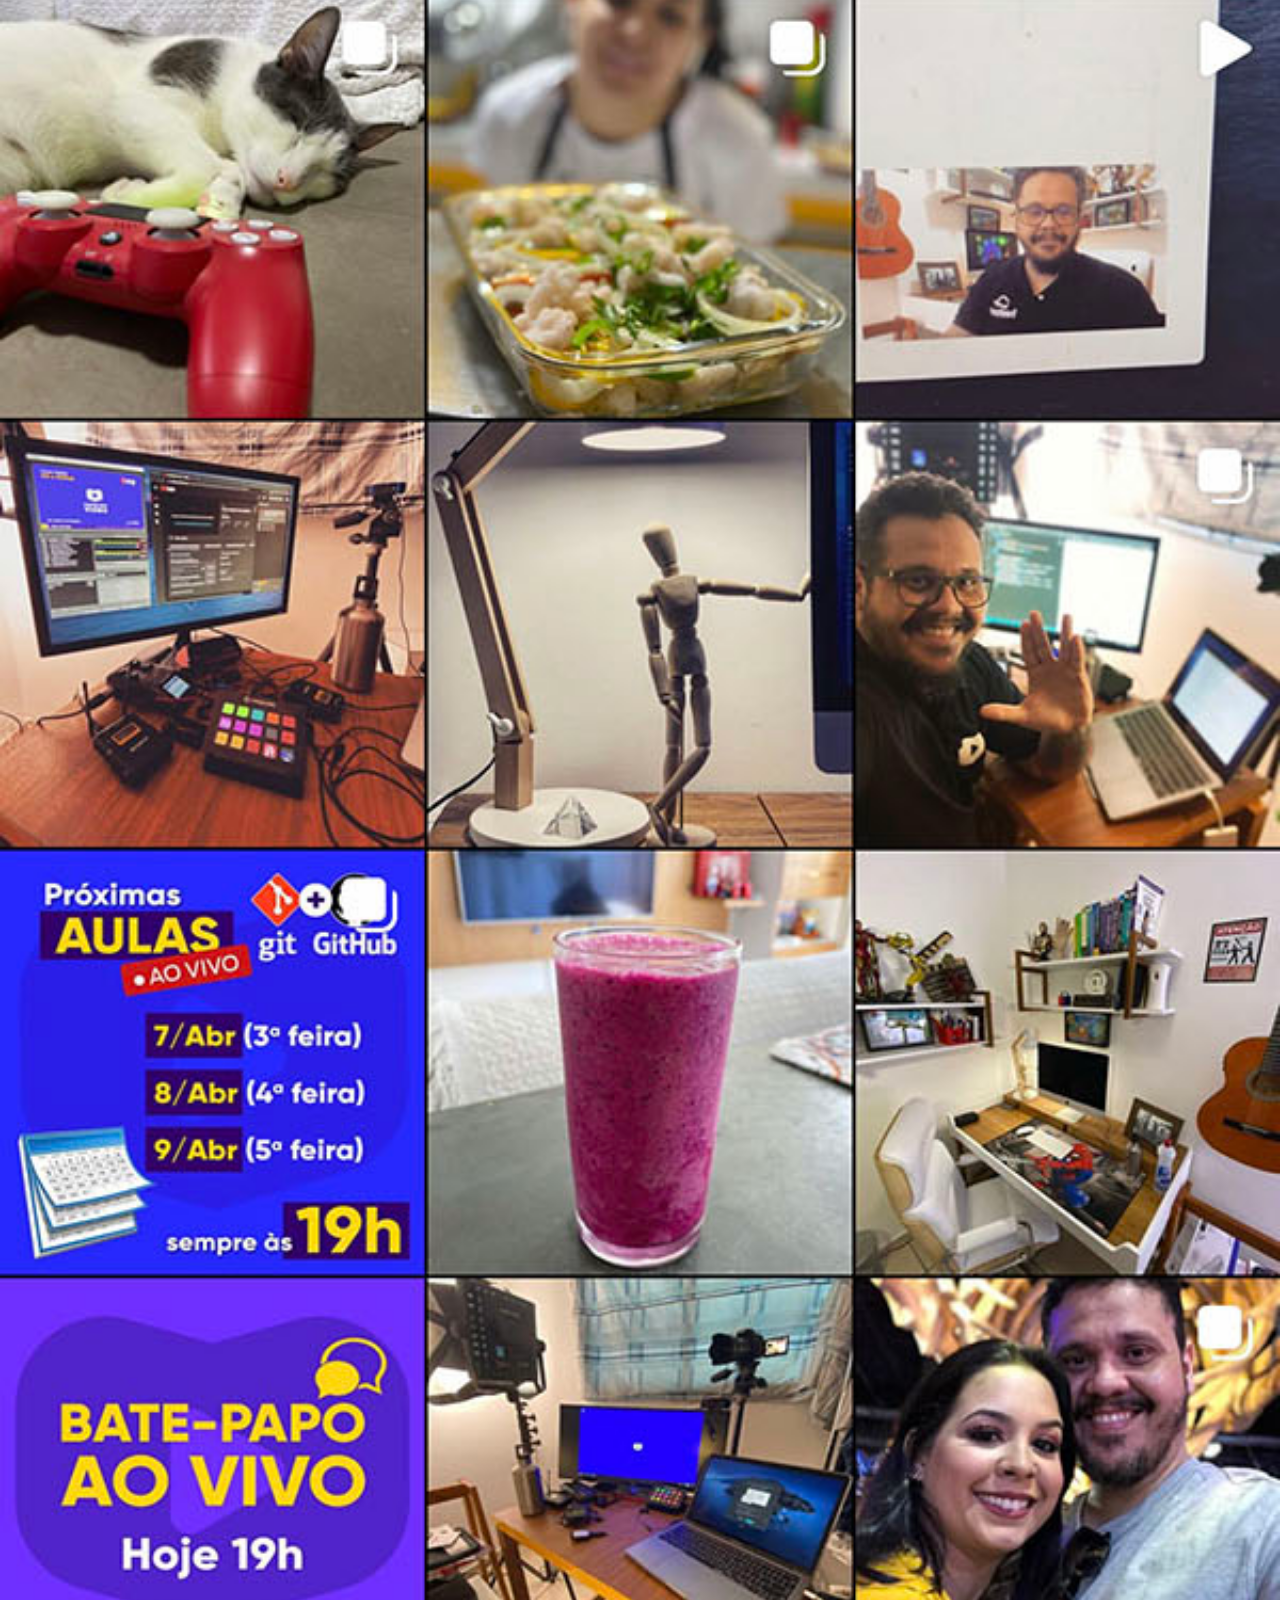
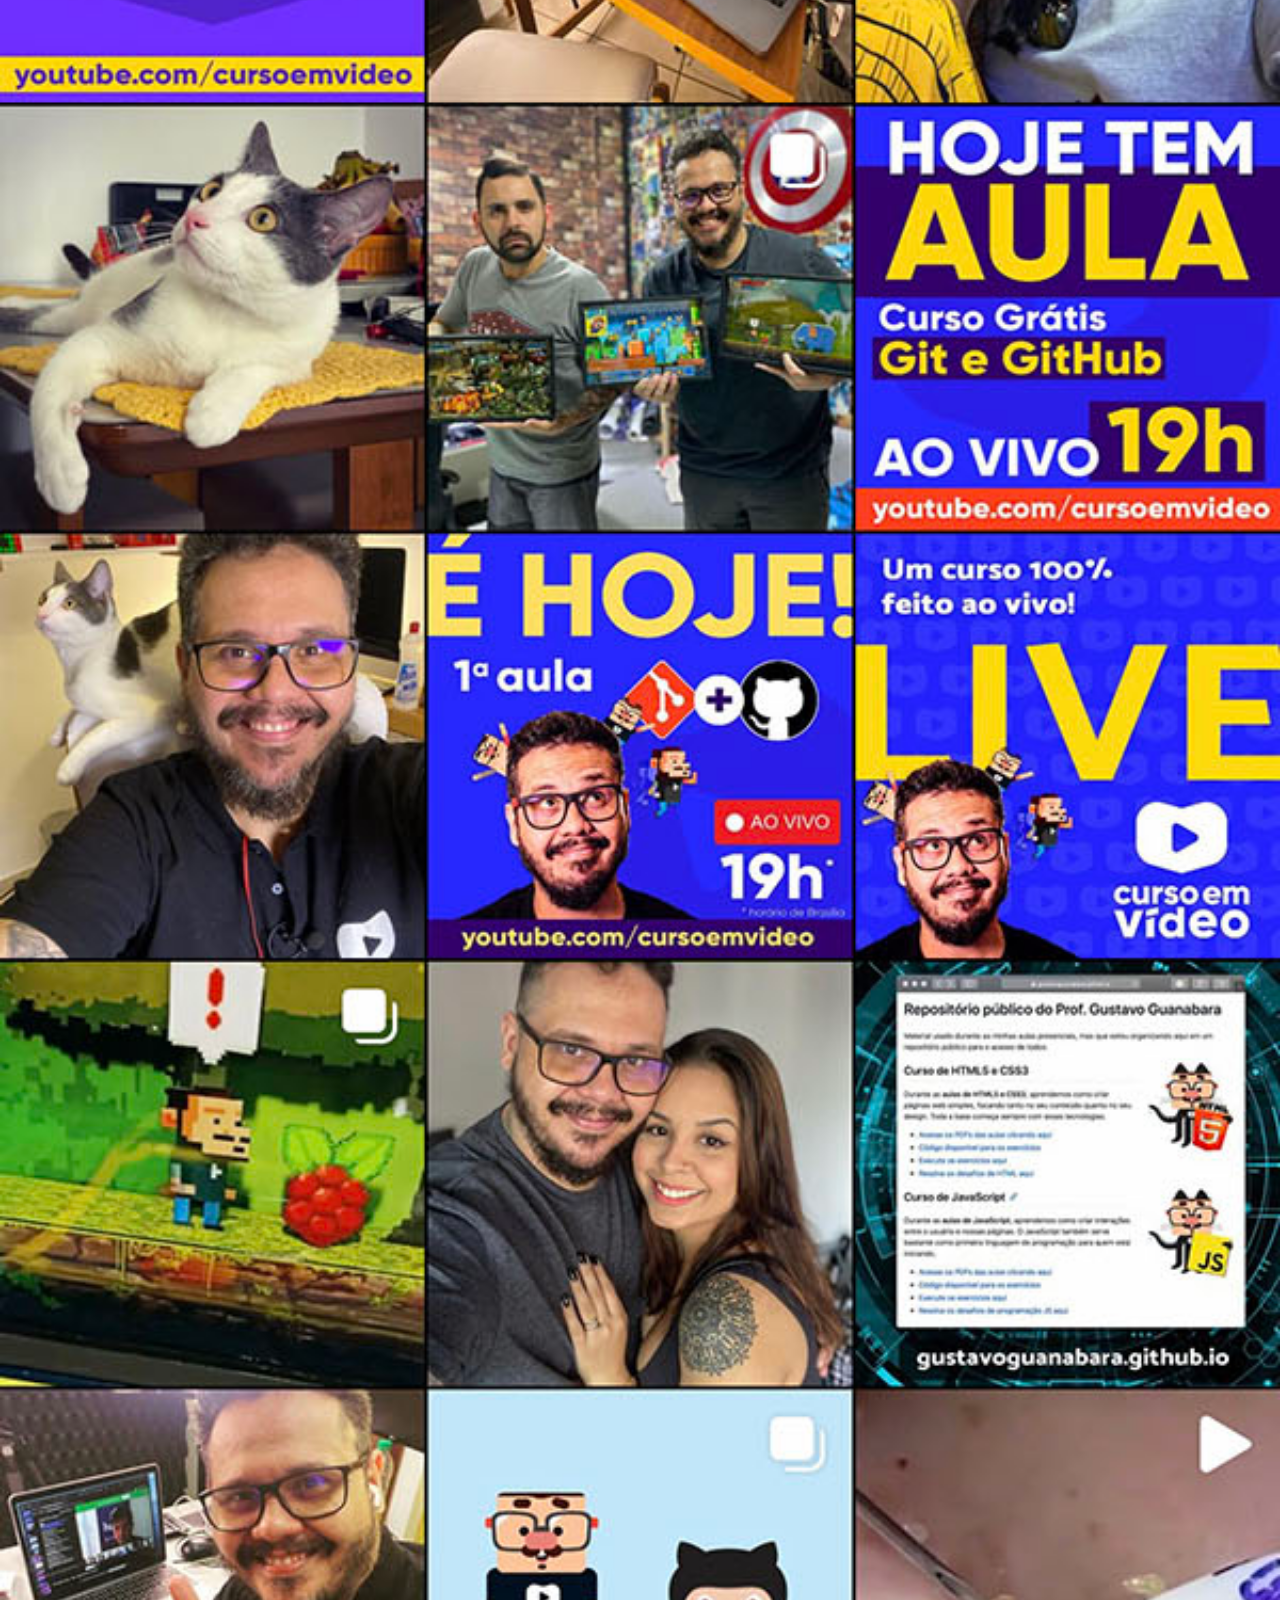
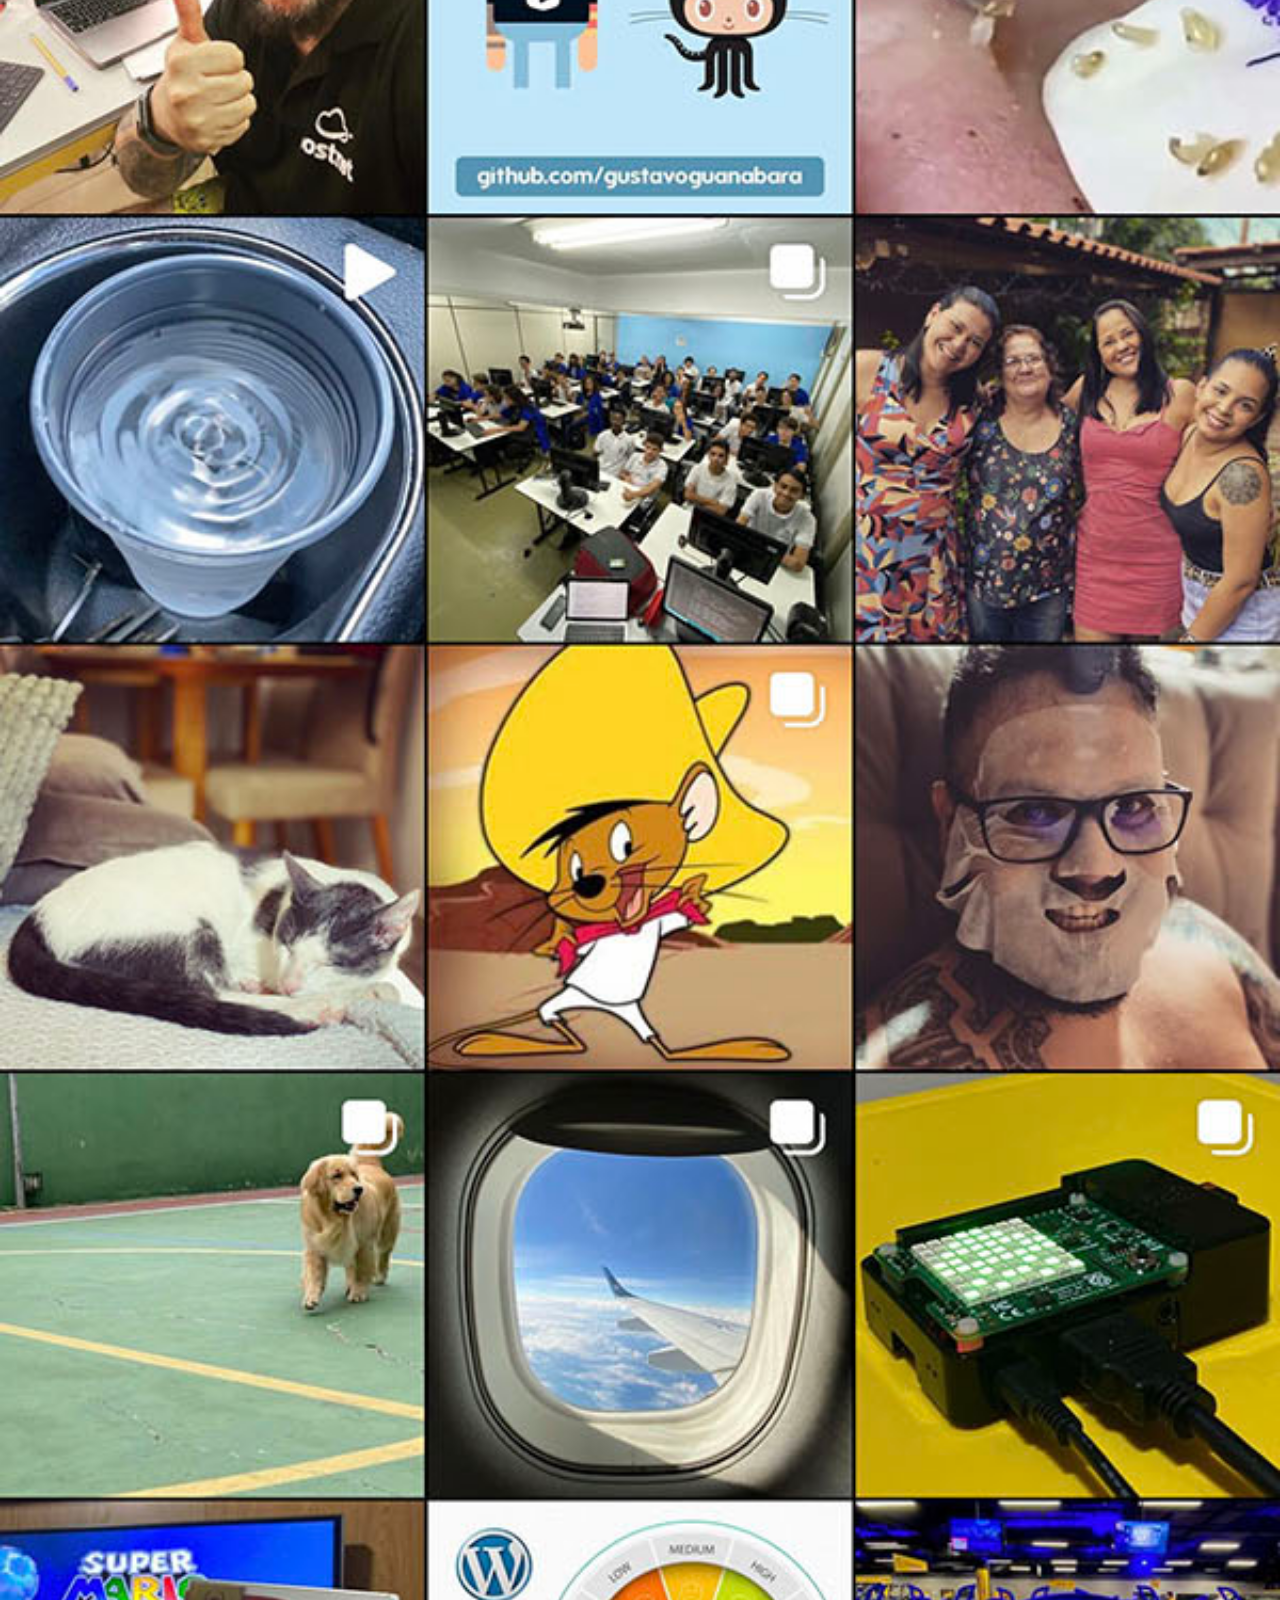
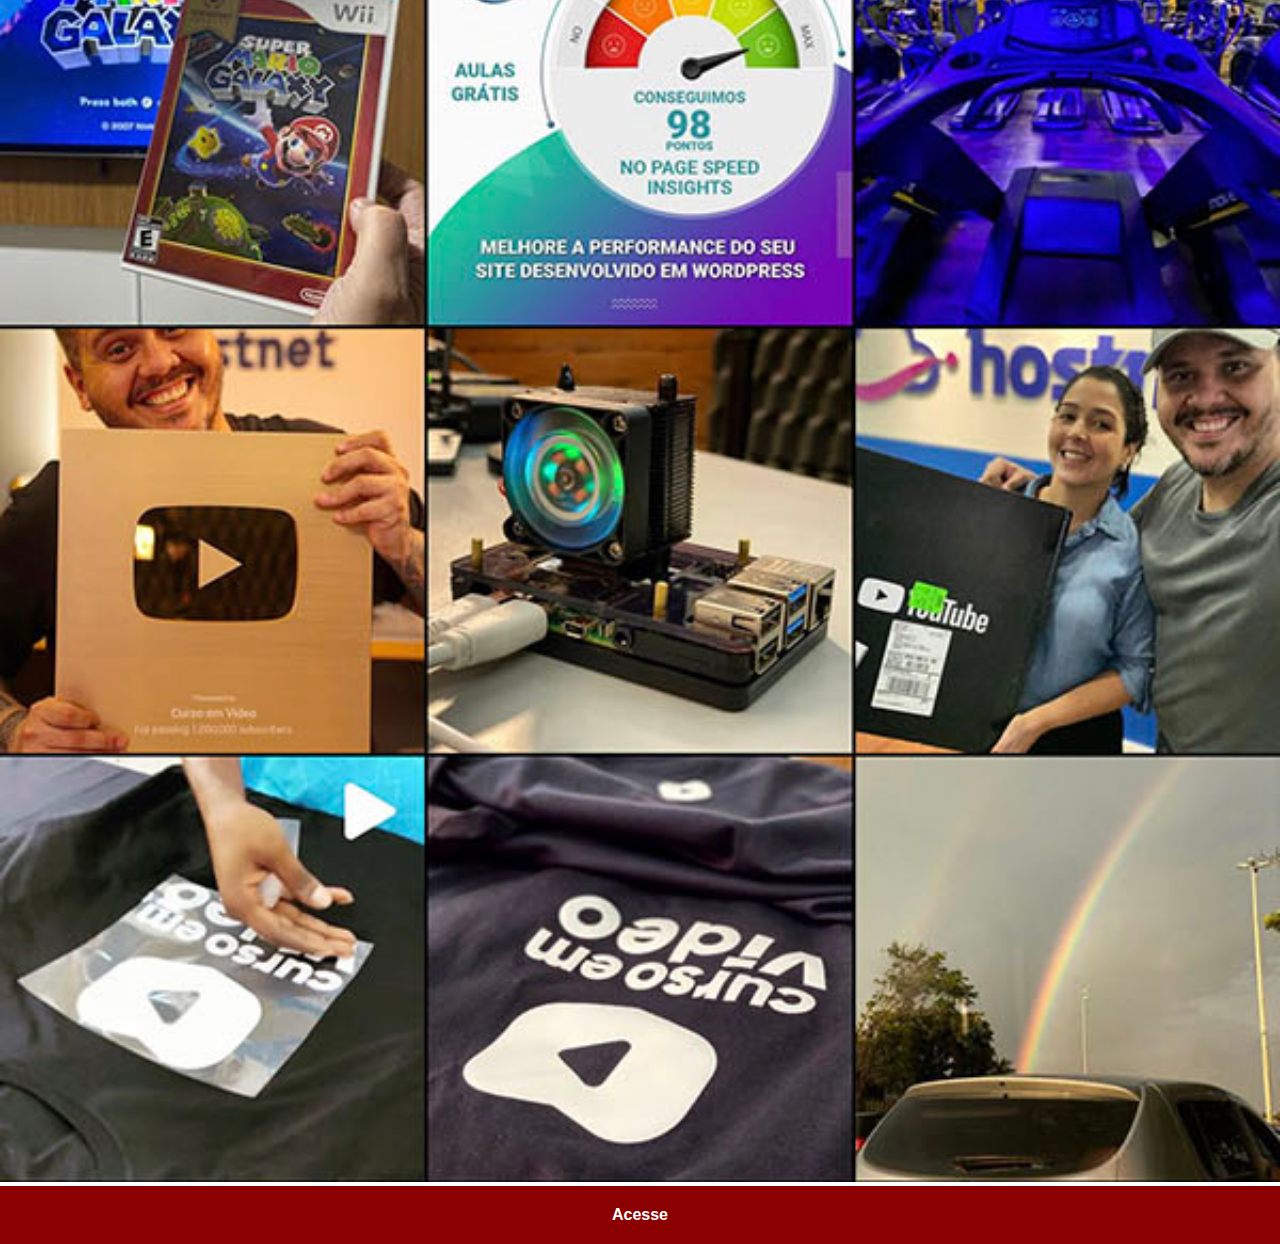
<file: projeto-social/instagran.html>
<!DOCTYPE html>
<html lang="pt-br">
<head>
    <meta charset="UTF-8">
    <meta name="viewport" content="width=device-width, initial-scale=1.0">
    <title>Instagran</title>
    <link rel="stylesheet" href="estilo/social.css">
</head>
<body>
    <img src="imagens/tela-instagram.jpg" alt="Instagran">
    <a href="https://www.instagram.com/josuel_sbrito/?__pwa=1" target="_blank">Acesse</a>
</body>
</html>
</file>
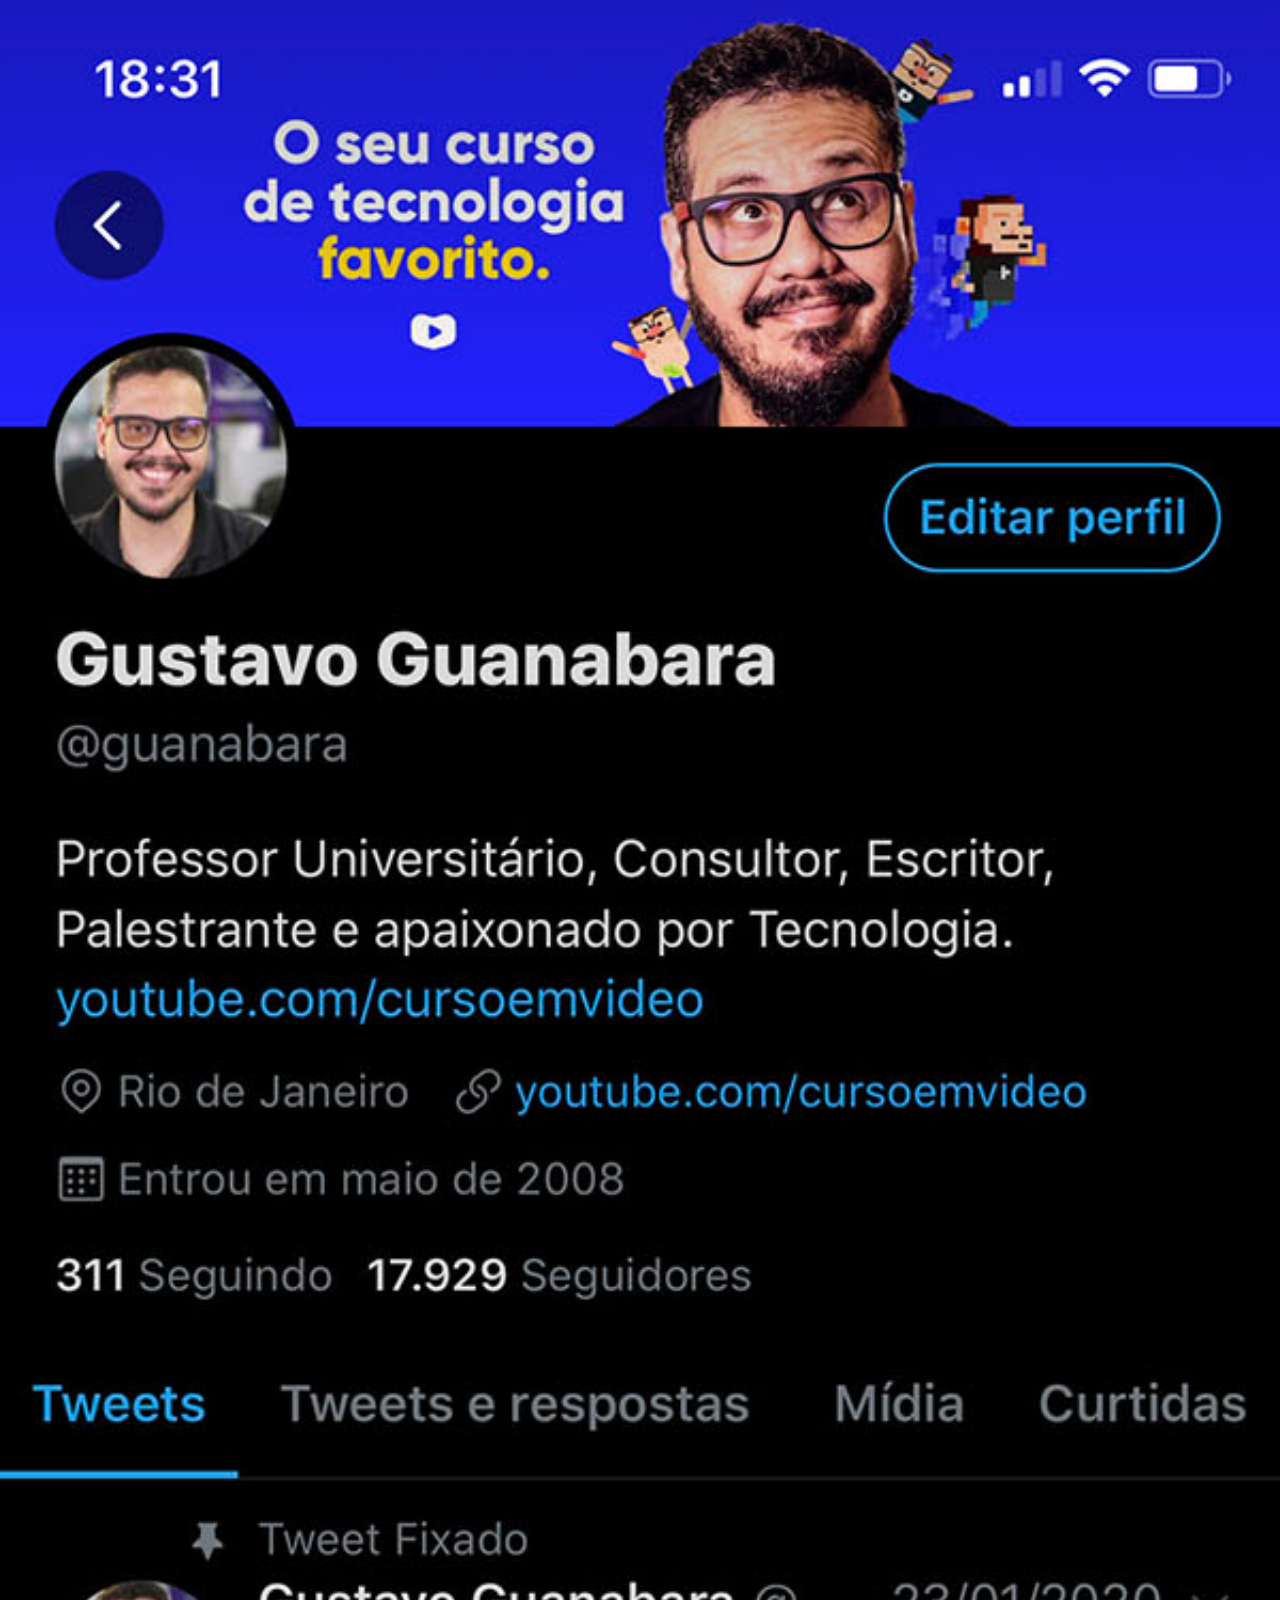
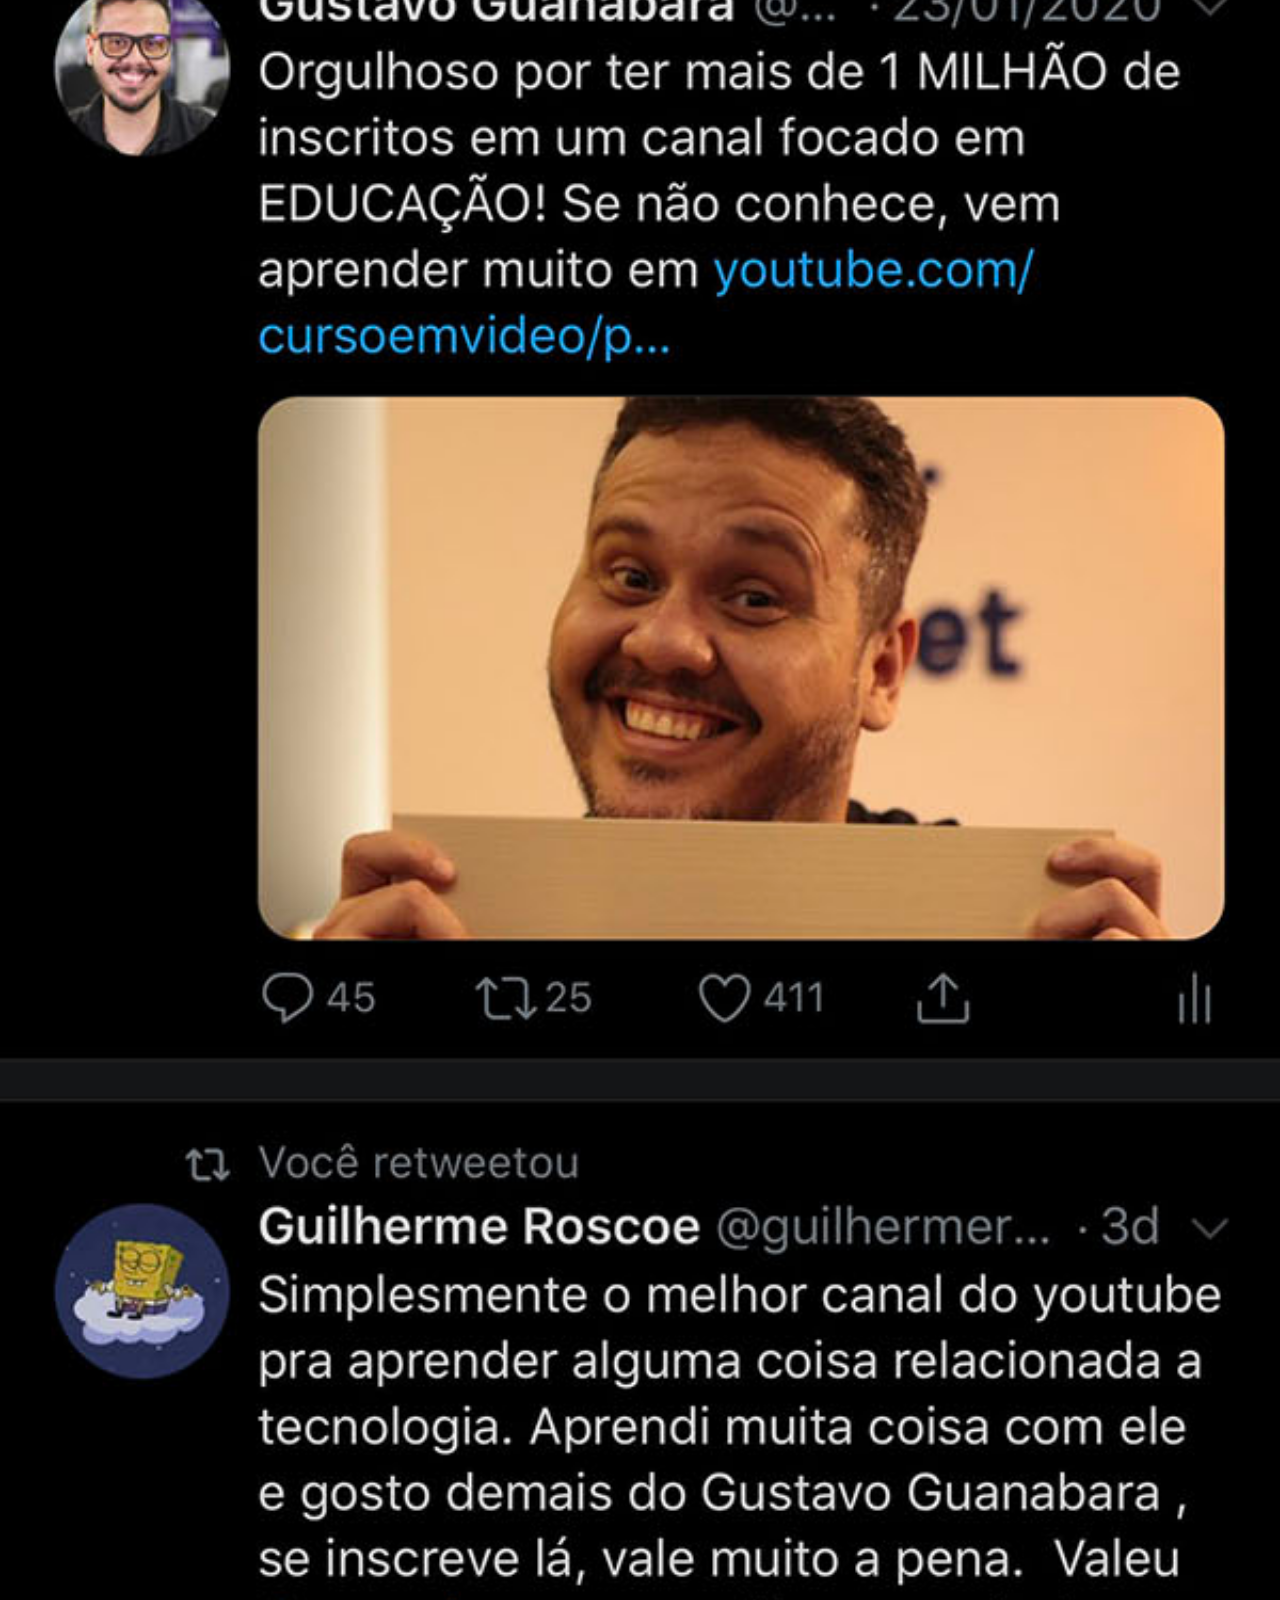
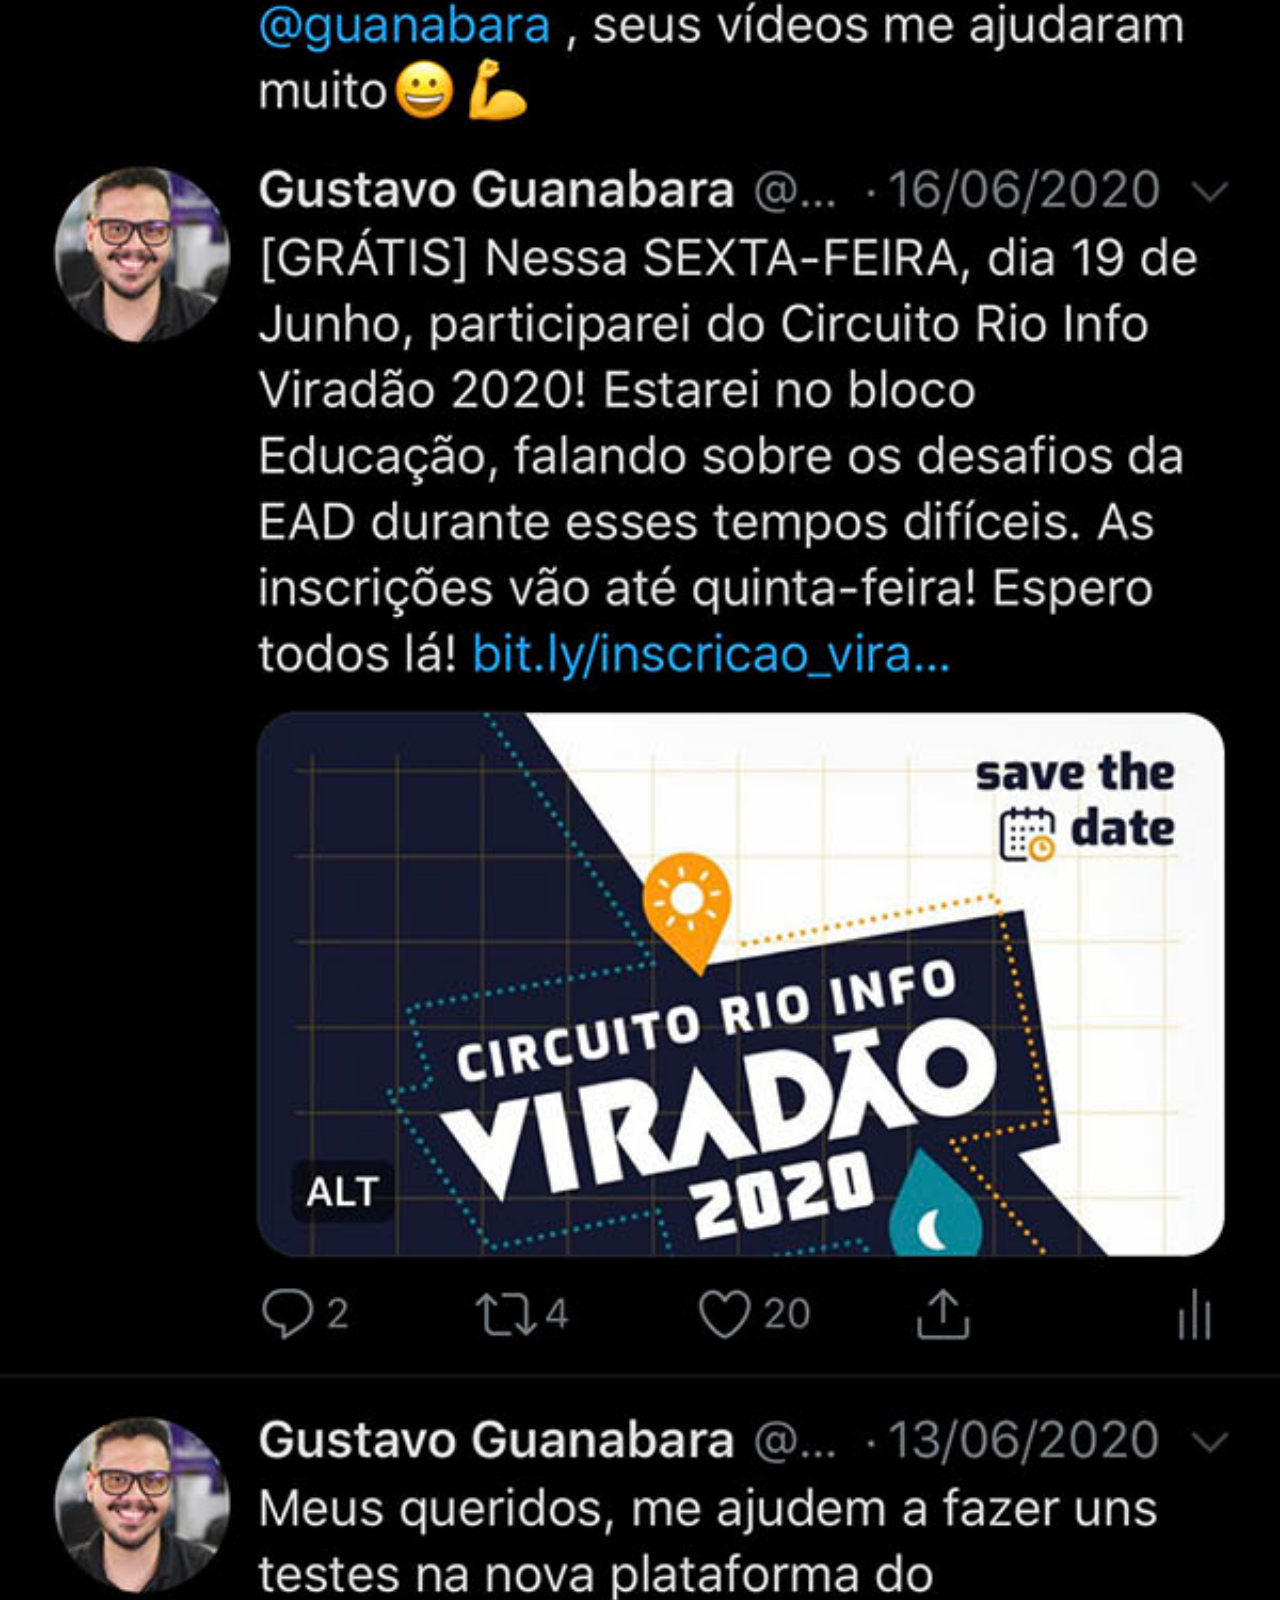
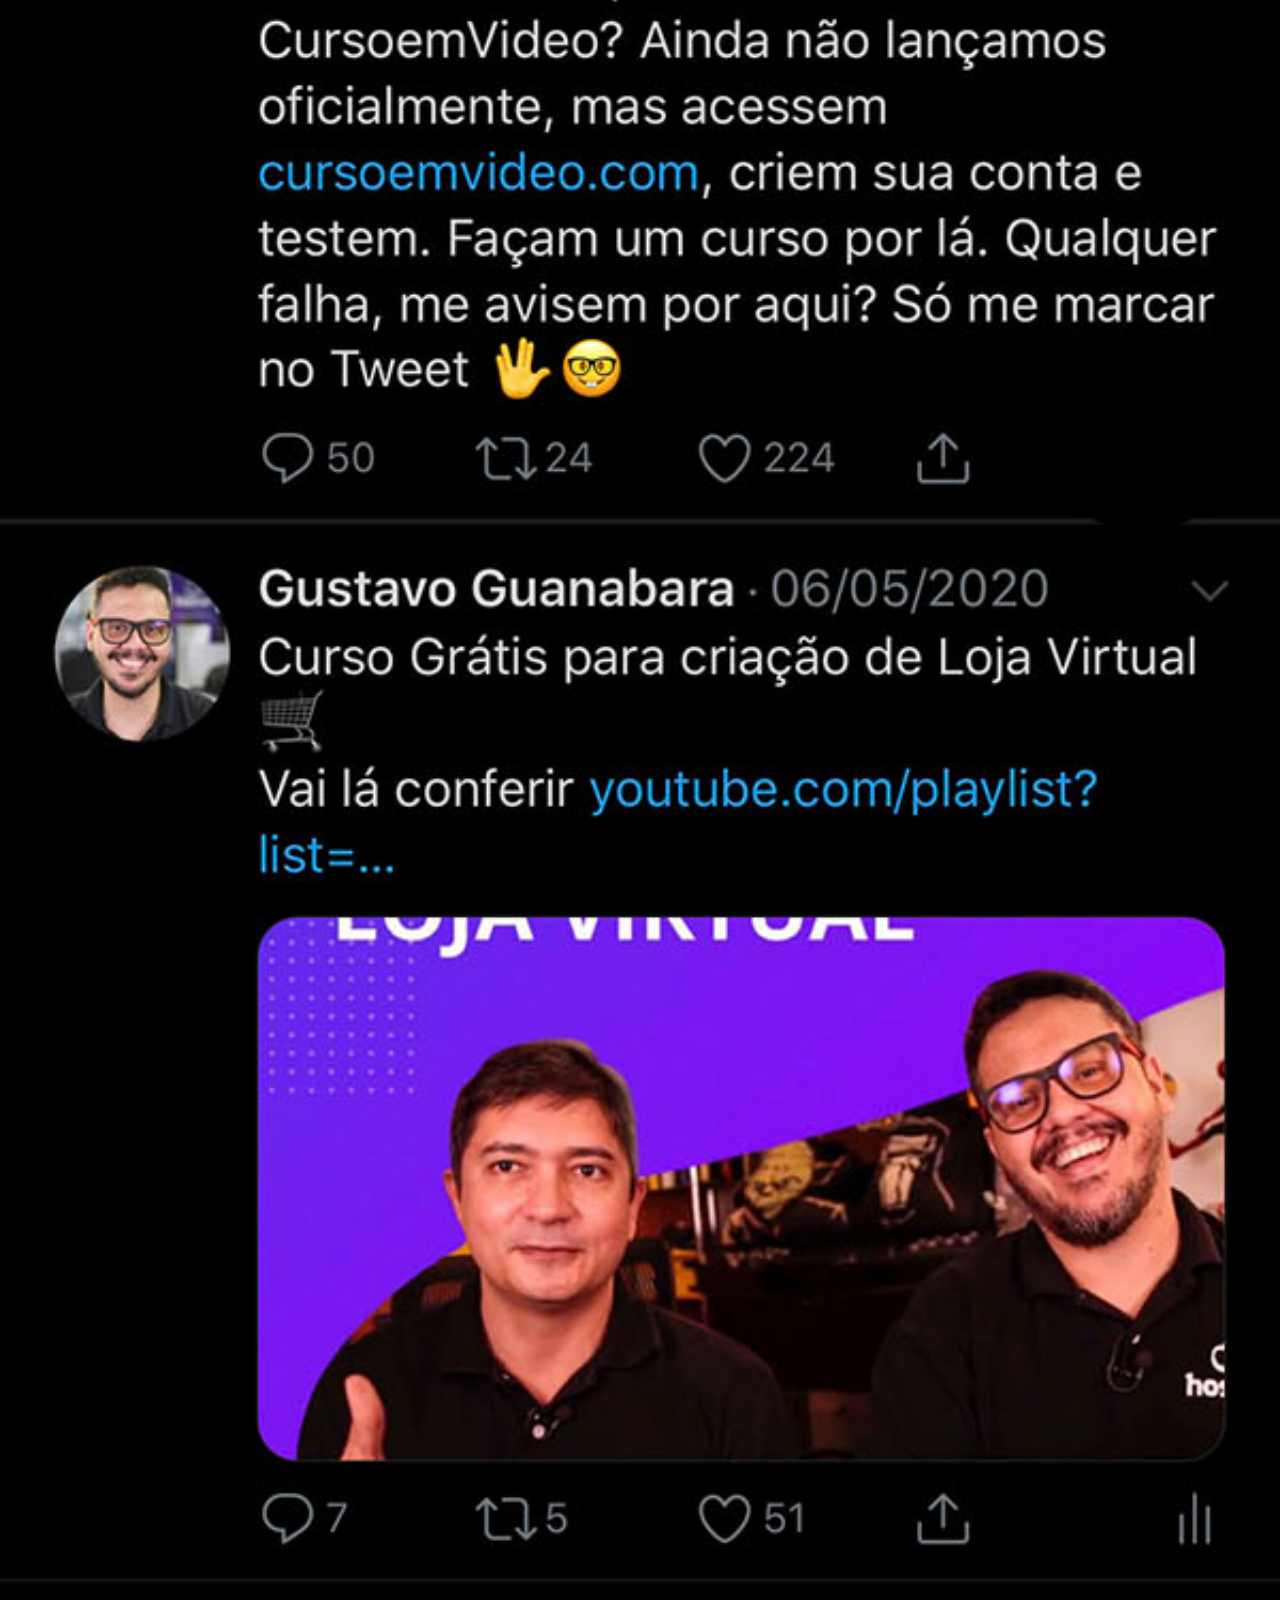
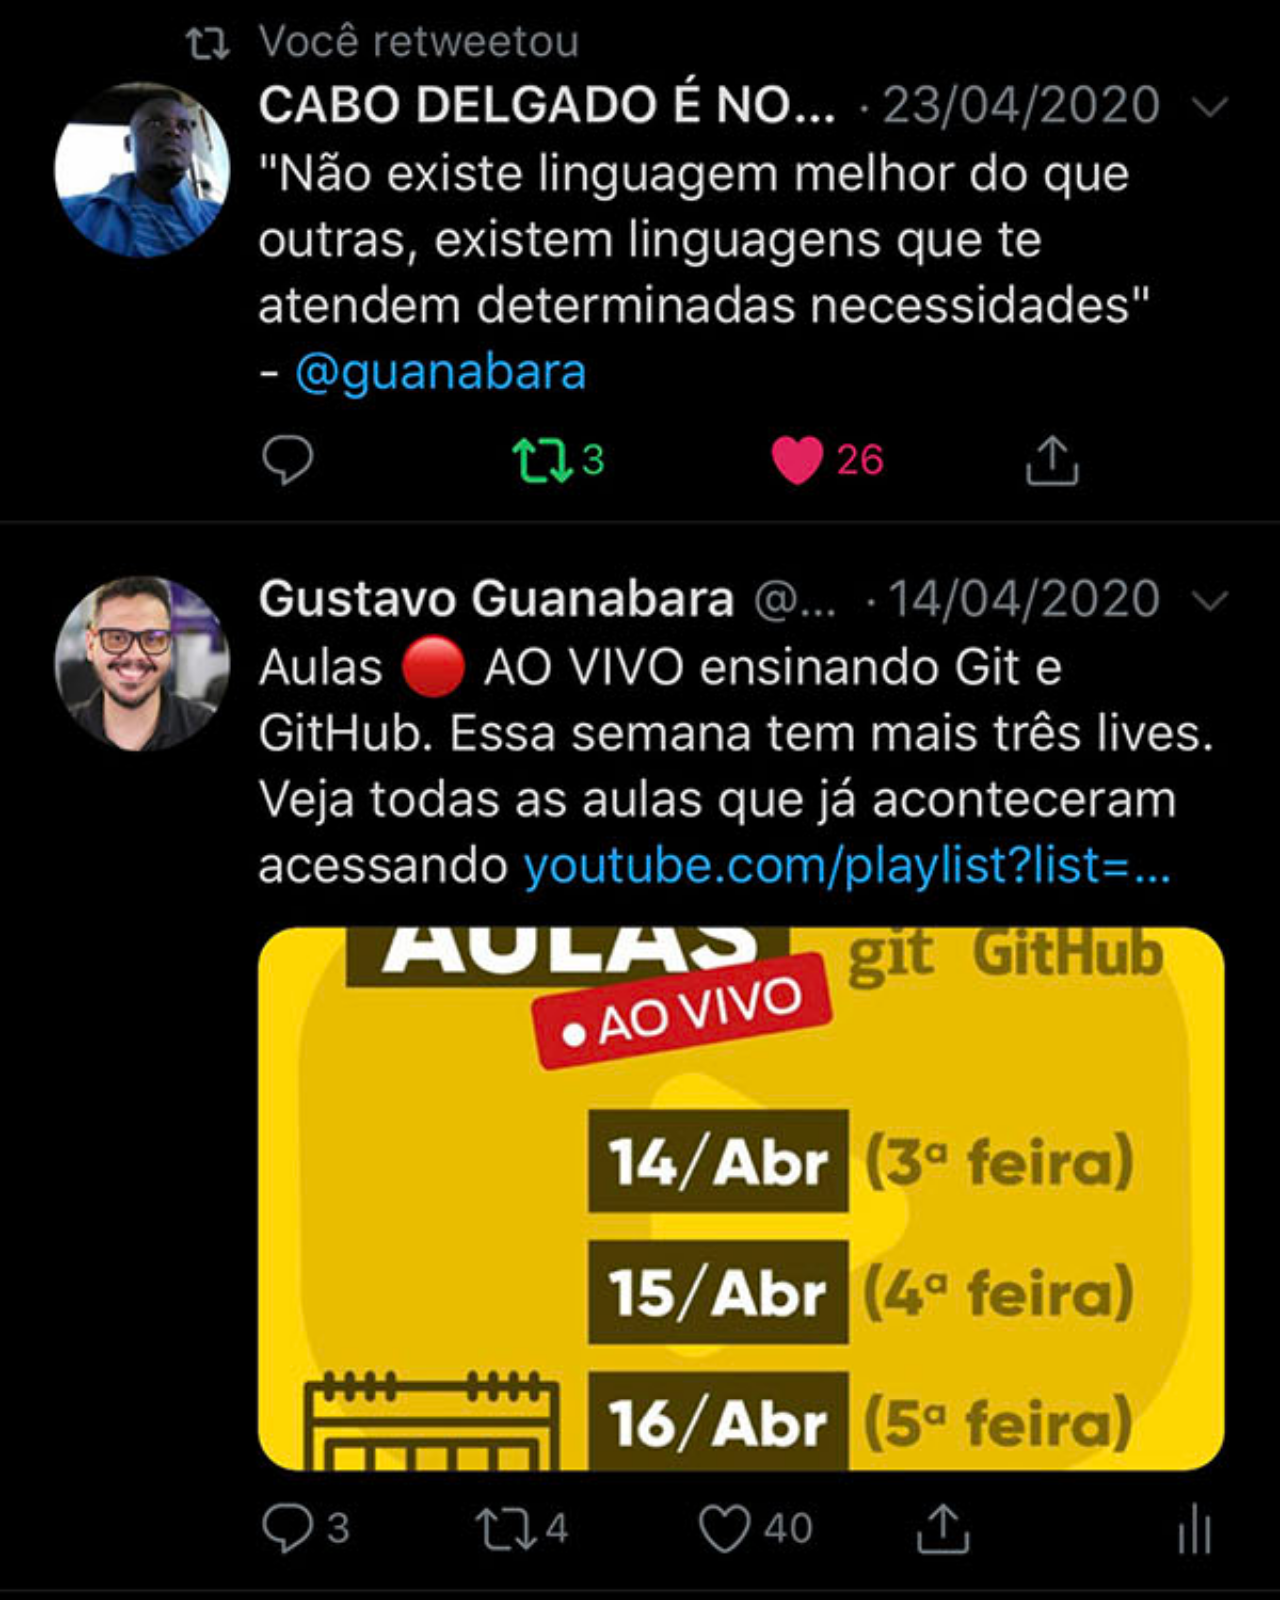
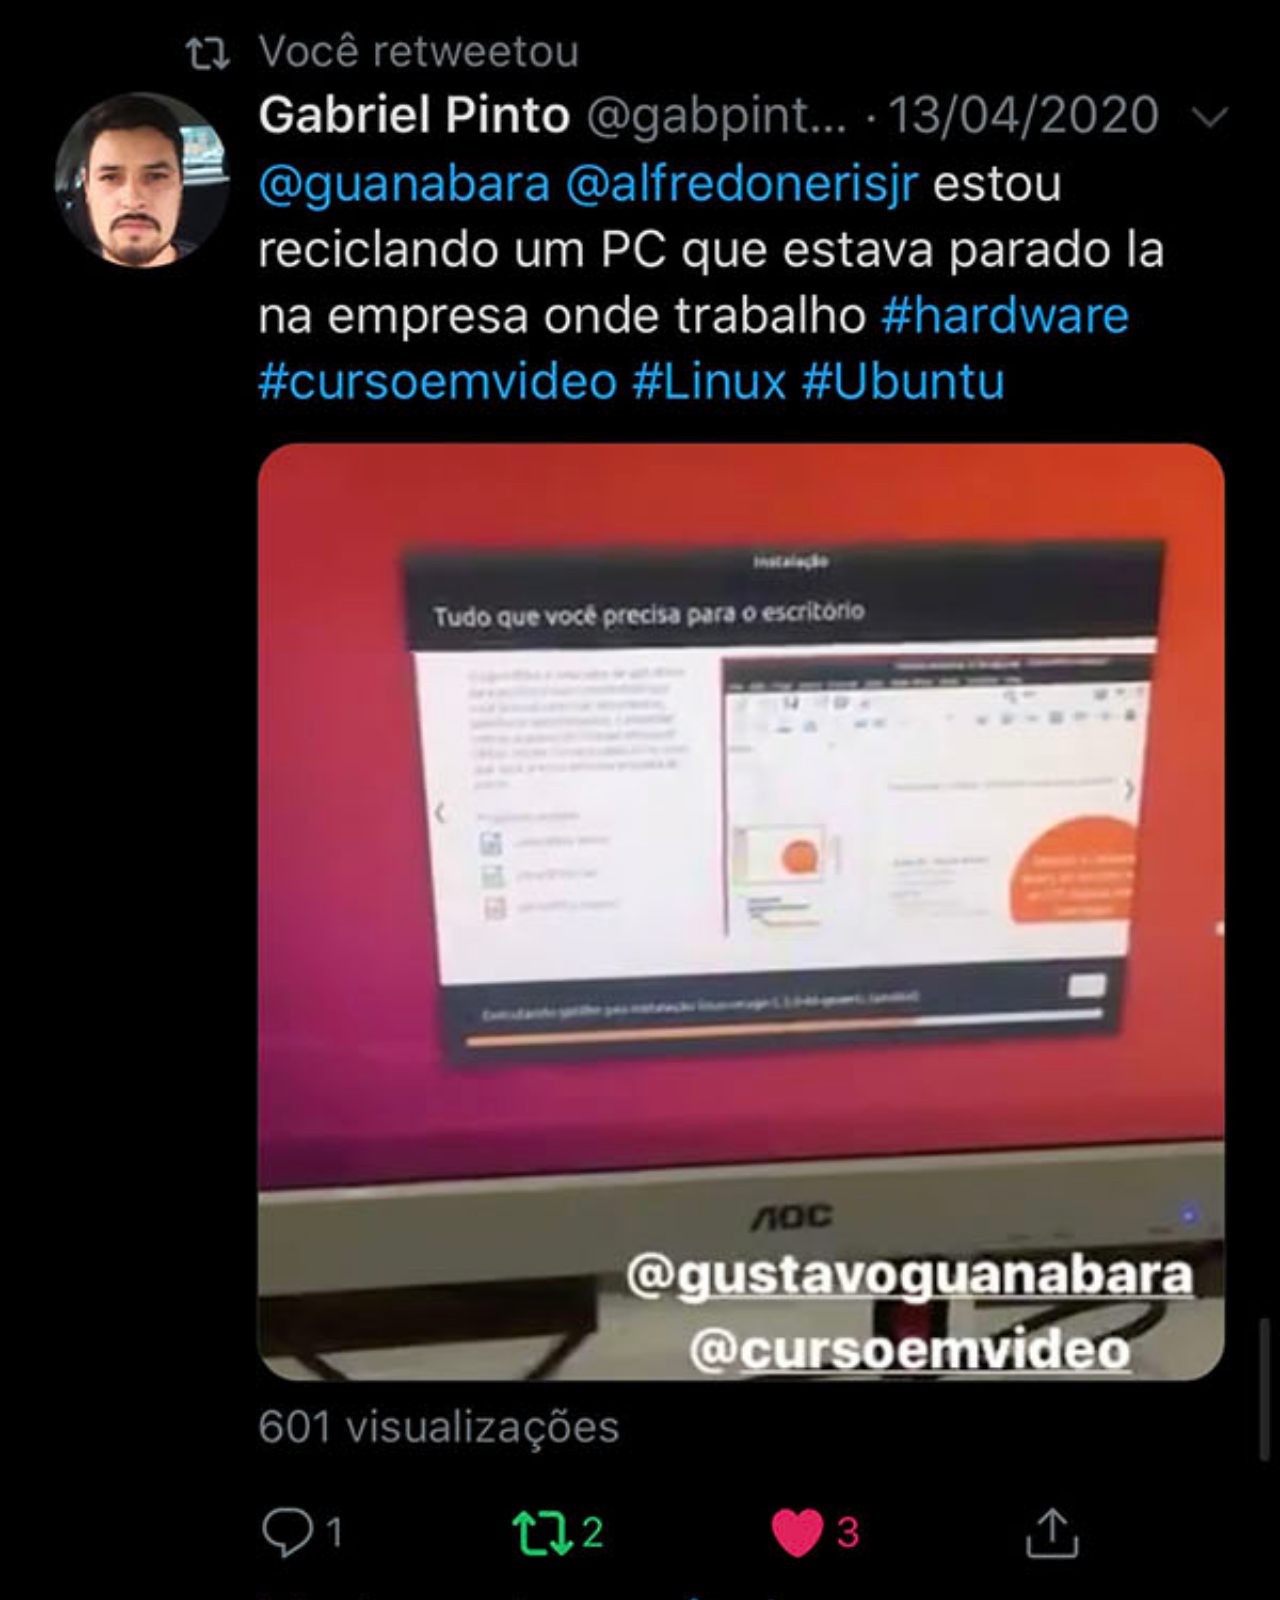
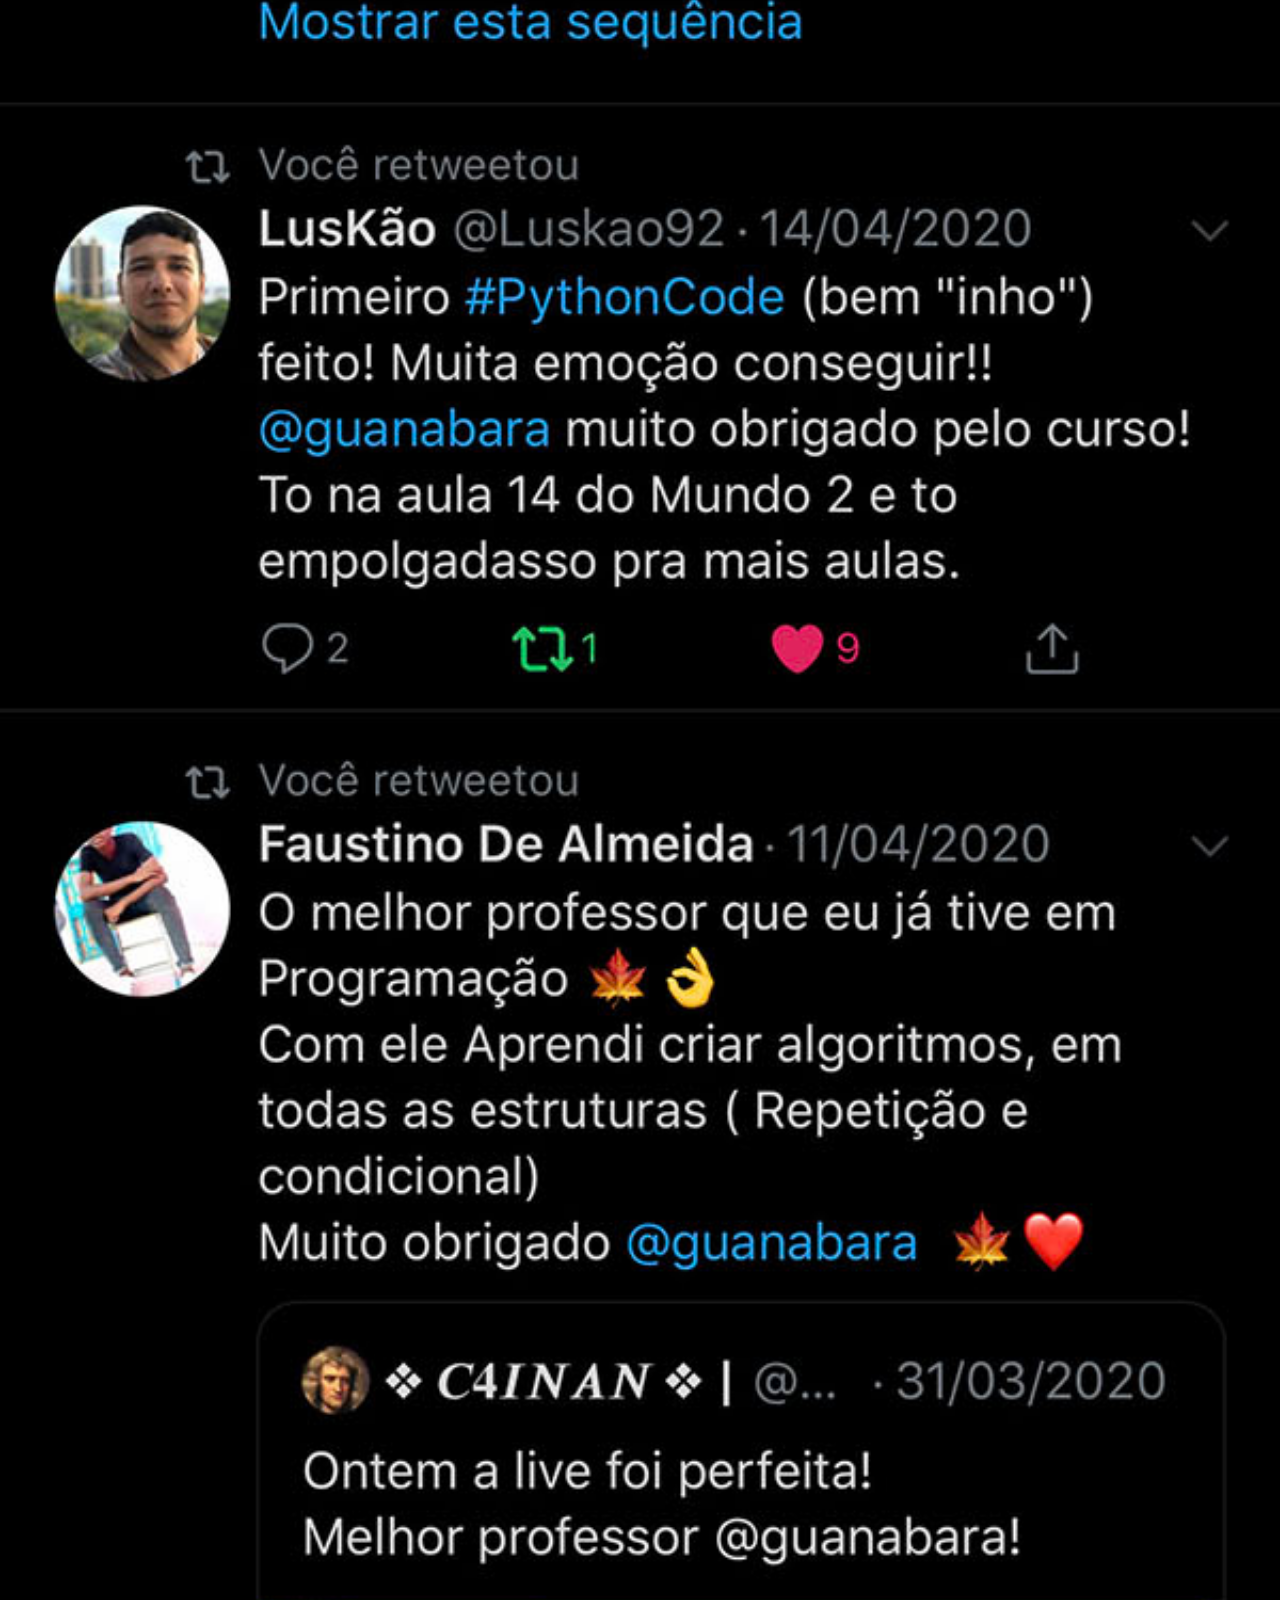
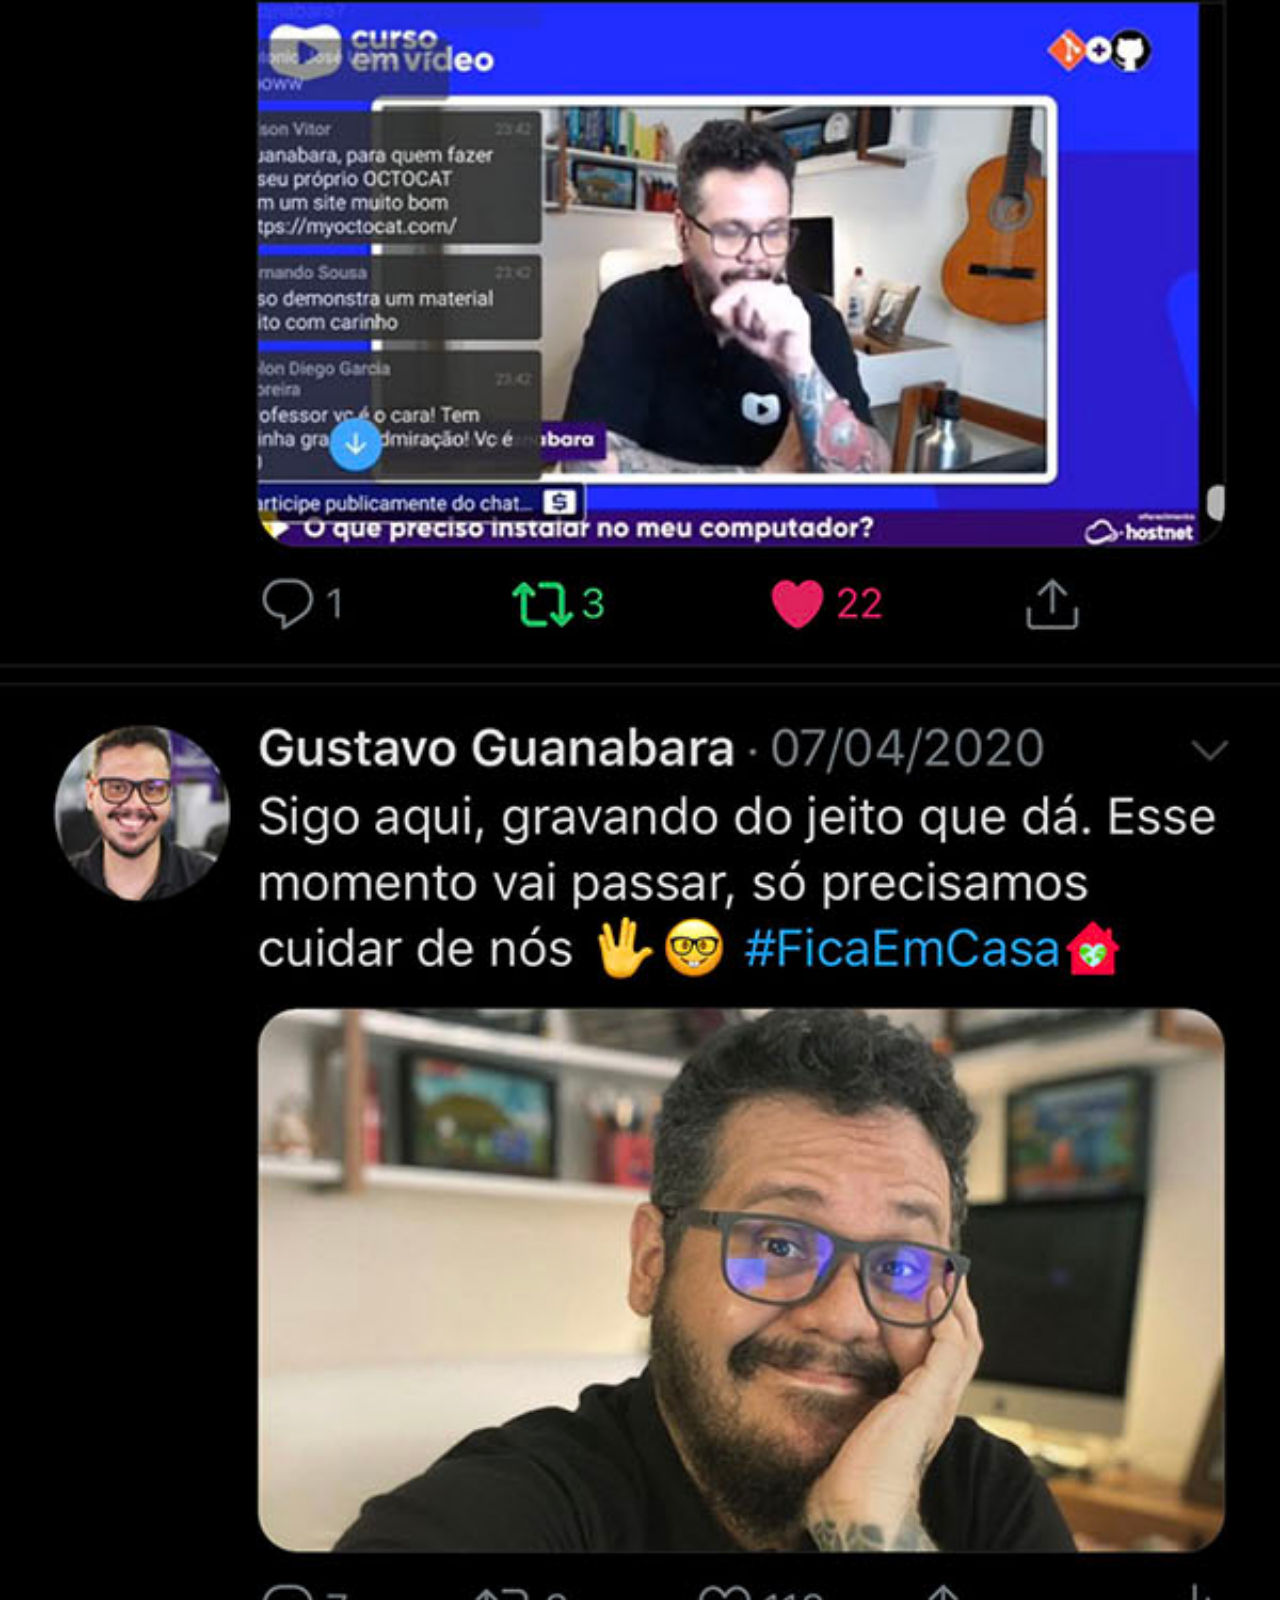
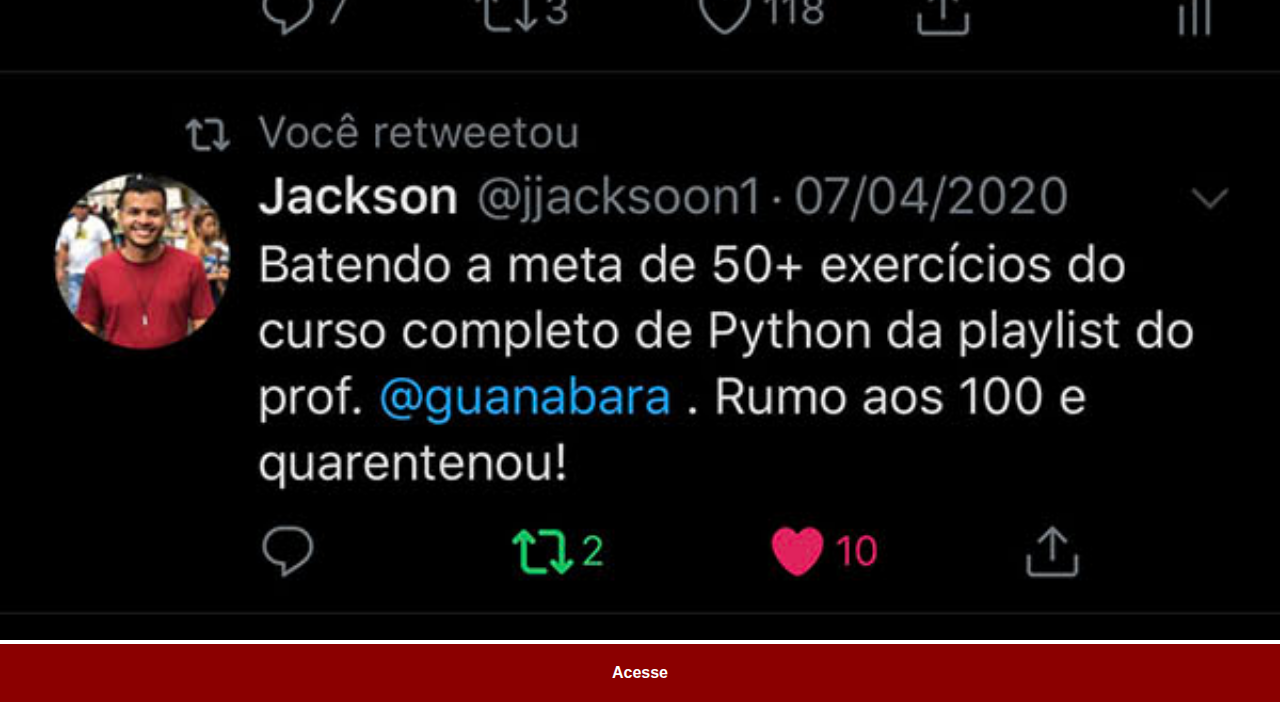
<file: projeto-social/twitter.html>
<!DOCTYPE html>
<html lang="pt-br">
<head>
    <meta charset="UTF-8">
    <meta name="viewport" content="width=device-width, initial-scale=1.0">
    <title>Twitter</title>
    <link rel="stylesheet" href="estilo/social.css">
</head>
<body>
    <img src="imagens/tela-twitter.jpg" alt="Twitter">
    <a href="https://ssstwitter.com/pt#google_vignette" target="_blank">Acesse</a>
</body>
</html>
</file>
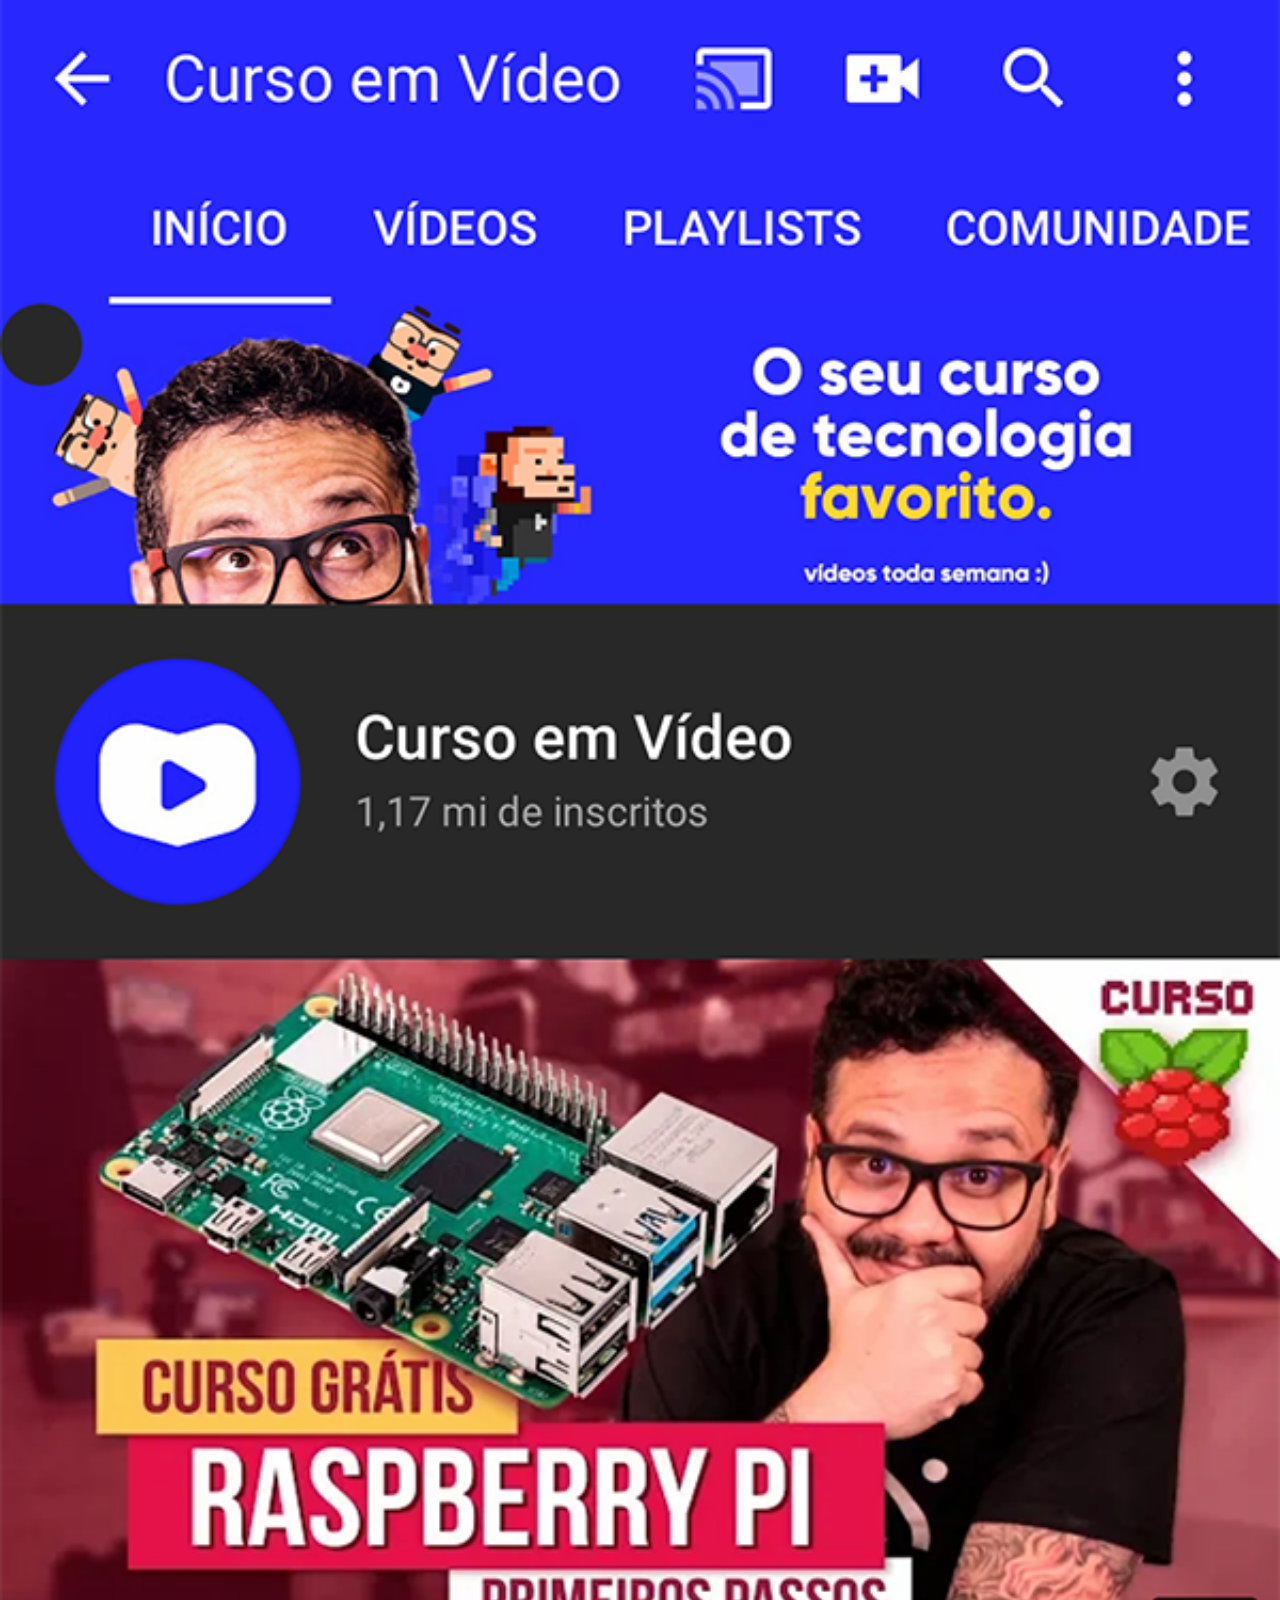
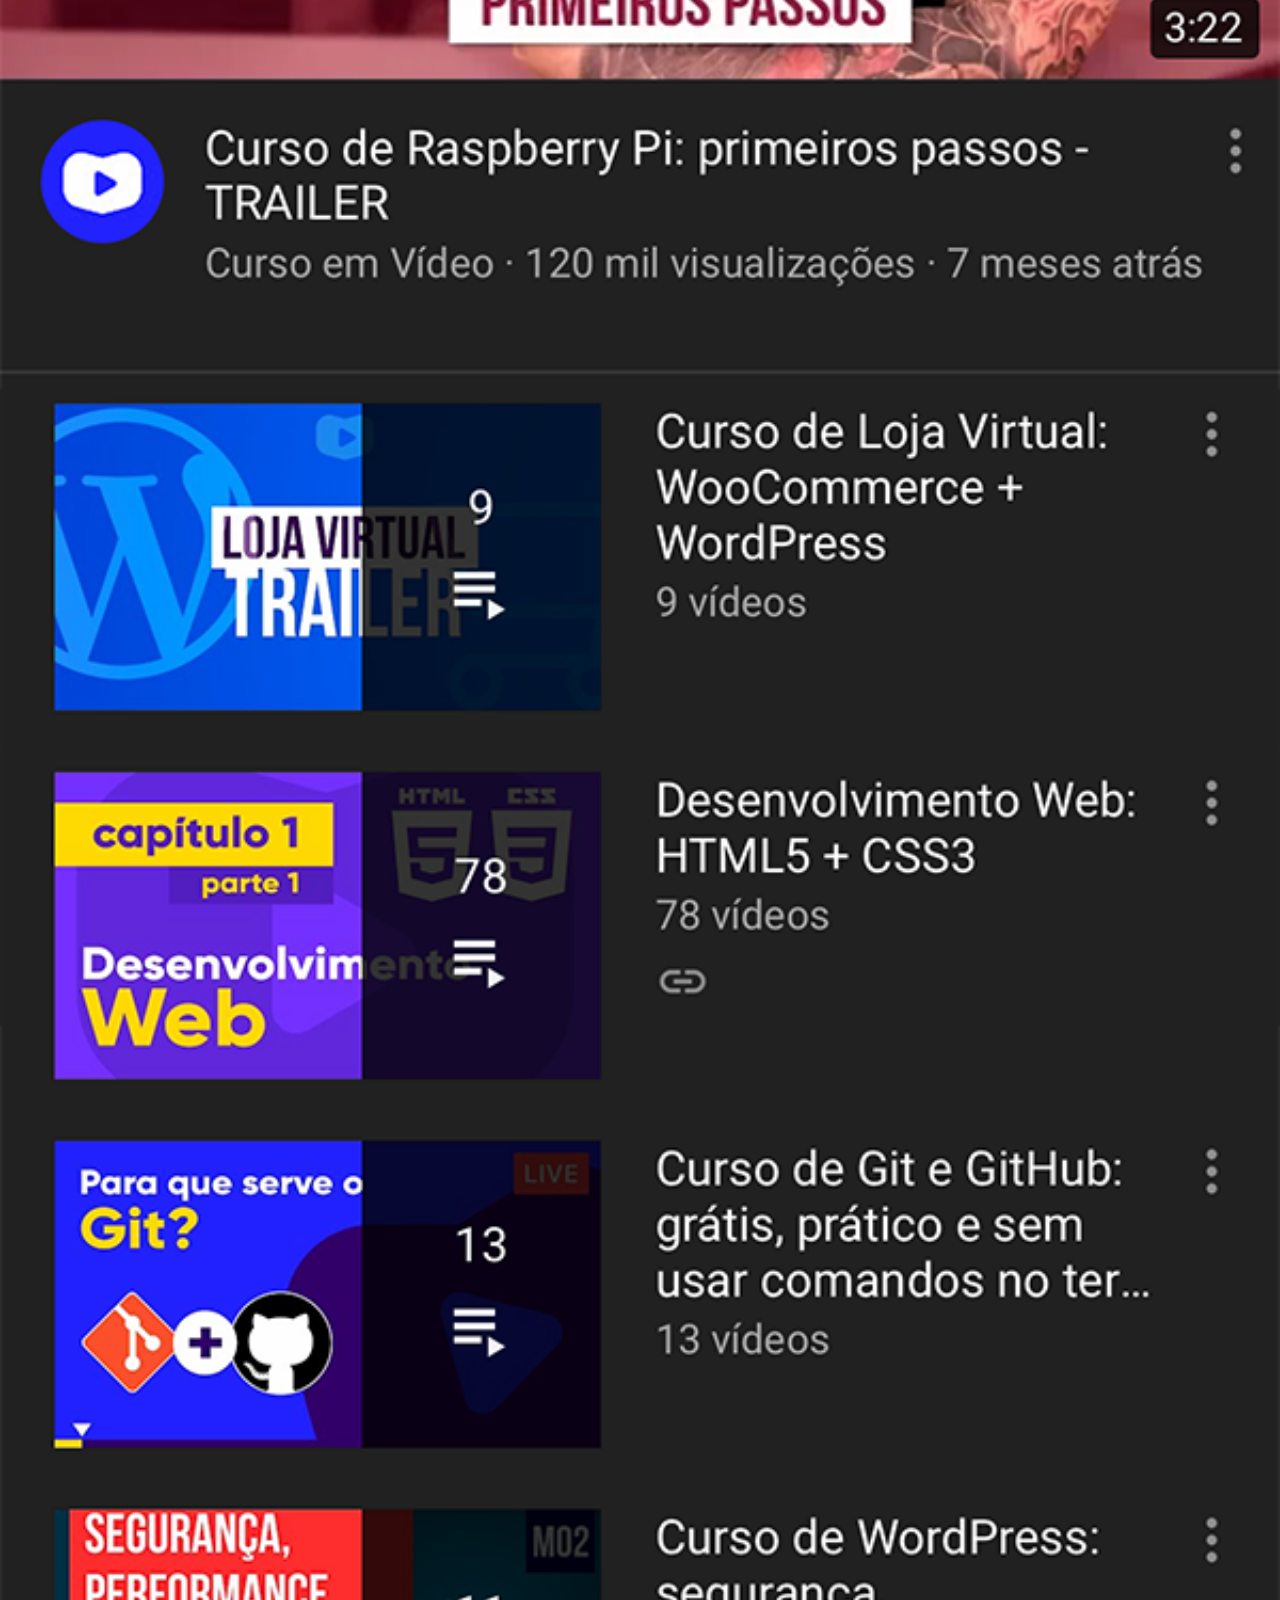
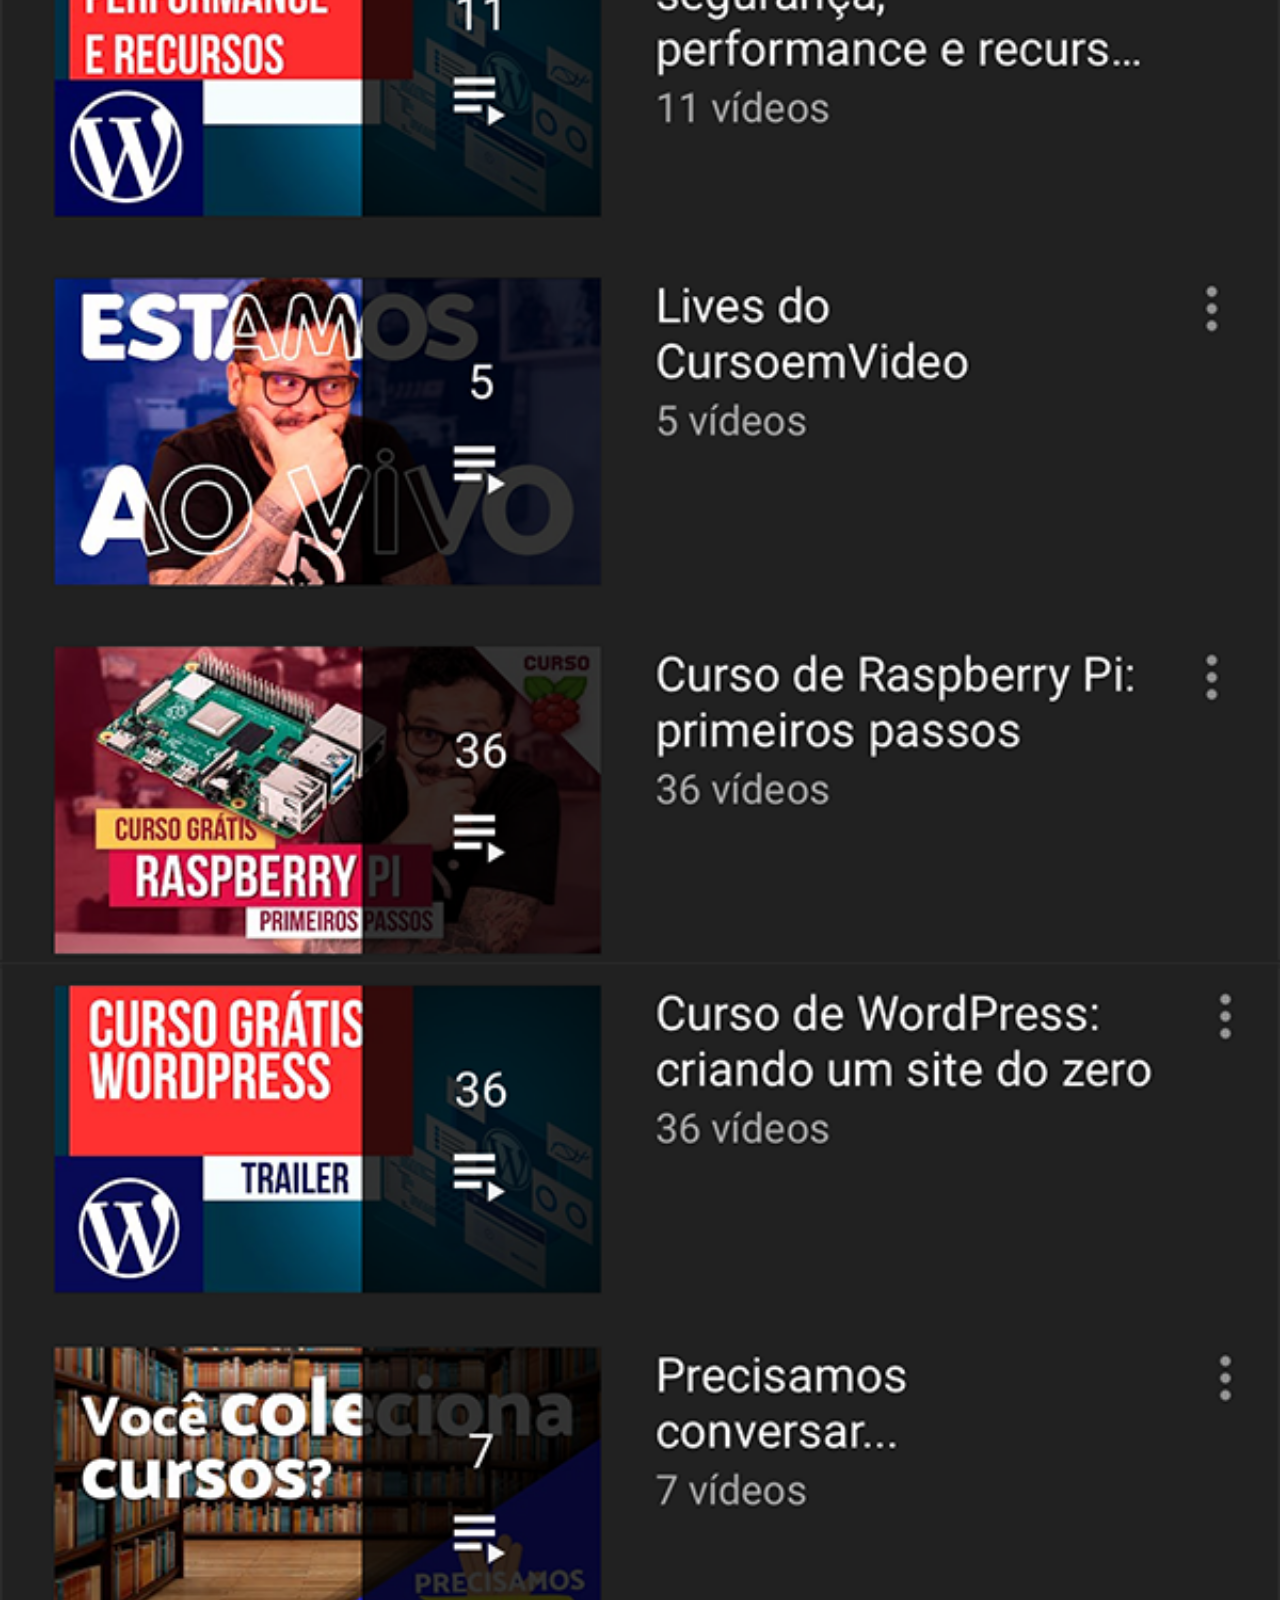
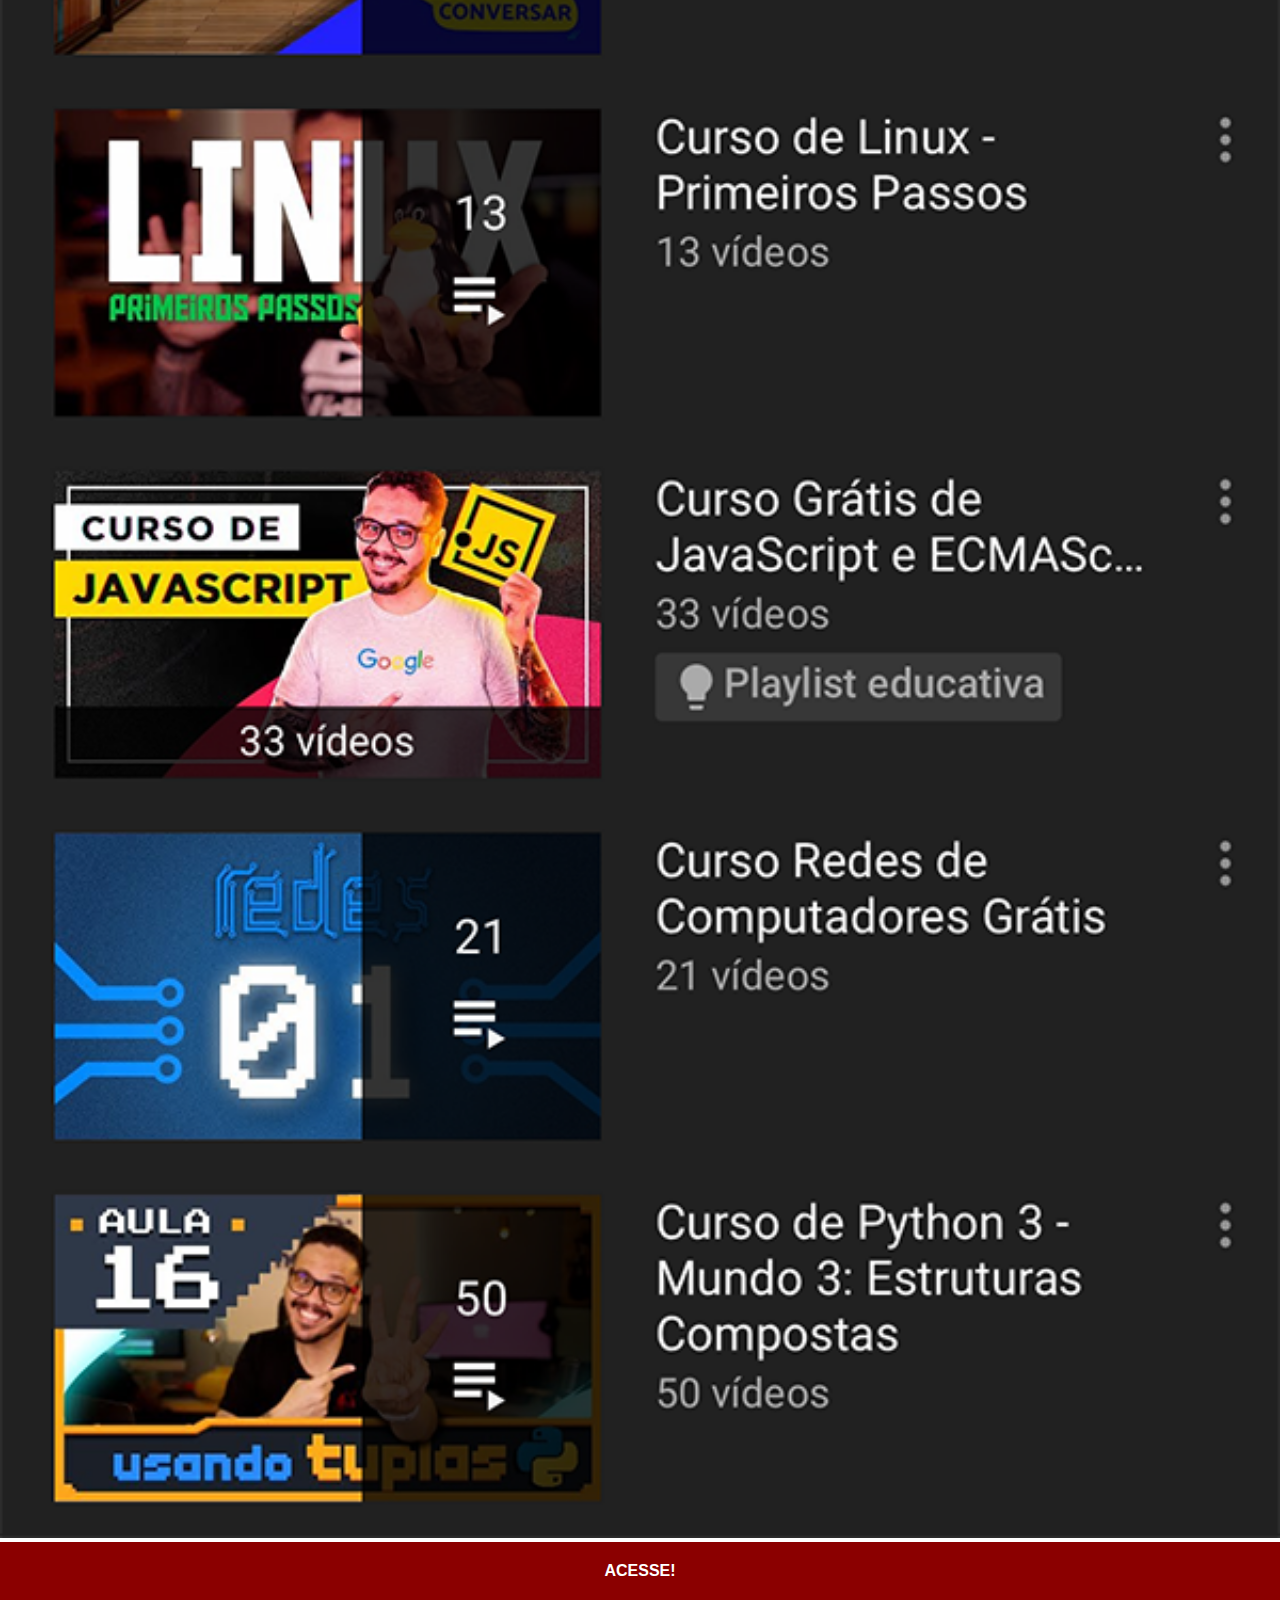
<file: projeto-social/youtube.html>
<!DOCTYPE html>
<html lang="pt-br">
<head>
    <meta charset="UTF-8">
    <meta name="viewport" content="width=device-width, initial-scale=1.0">
    <title>youtube</title>
    <link rel="stylesheet" href="estilo/social.css">
    
</head>
<body>
    <img src="imagens/tela-youtube.png" alt="youtube">
    <a href="https://www.youtube.com/c/CursoemVídeo/playlists" target="_blank">ACESSE!</a>
</body>
</html>
</file>
<file: projeto-social/estilo/stylo.css>
@charset "UTF-8";

*{
    margin: 0px;
    padding: 0px;
    font-family: Arial, Helvetica, sans-serif;
}

html, body{

    width: 100vp;
    height: 100vp;
    background-color: black;
}

body{

    background: url('../imagens/fundo-madeira.jpg') no-repeat top center;
    background-size: cover;
    background-attachment: fixed;
}

main{
    position: relative;
    height: 100vh;
   }

section#telefone{
    position: absolute;
    top: 50%;
    left: 50%;
    height: 620px;
    width: 310px;
    background-color: blue;
    transform: translate(-50%, -50%);
    background: url('../imagens/frame-iphone.png') no-repeat;
}

iframe#tela{
    position: relative;
    top: 80px;
    left: 22px;
    width: 267px;
    height: 471px;
}

section#redes-sociais img{
    width: 50px;
    height: 50px;
    margin: 10px;
    border-radius: 50%; 
    box-shadow: 2px 2px 2px rgba(0, 0, 0, 0.205);
    box-sizing: border-box;

     
}
section#redes-sociais{

    text-align: right;

}

section#redes-sociais img:hover{

    border: 3px solid rgba(255, 255, 255, 0.521);
    transform: translate(-3px, -3px);
    box-shadow: 5px 5px 5px rgba(0, 0, 0, 0.623);
    transition: transform 0.5s;
}
</file>
<file: projeto-social/estilo/social.css>
@charset "UTF-8";
       

       *{
            margin: 0px;
            padding: 0px;
            font-family: Arial, Helvetica, sans-serif;

        }

        ::-webkit-scrollbar{
            width: 0px;
            height: 0px;
        }
        img{
            width: 100vw;

        }
        a{
            display: block;
            background-color: darkred;
            color: white;
            padding: 20px;
            text-align: center;
            font-weight: bolder;
            text-decoration: none;
        }
        a:hover{
            background-color: red;
        }
</file>
